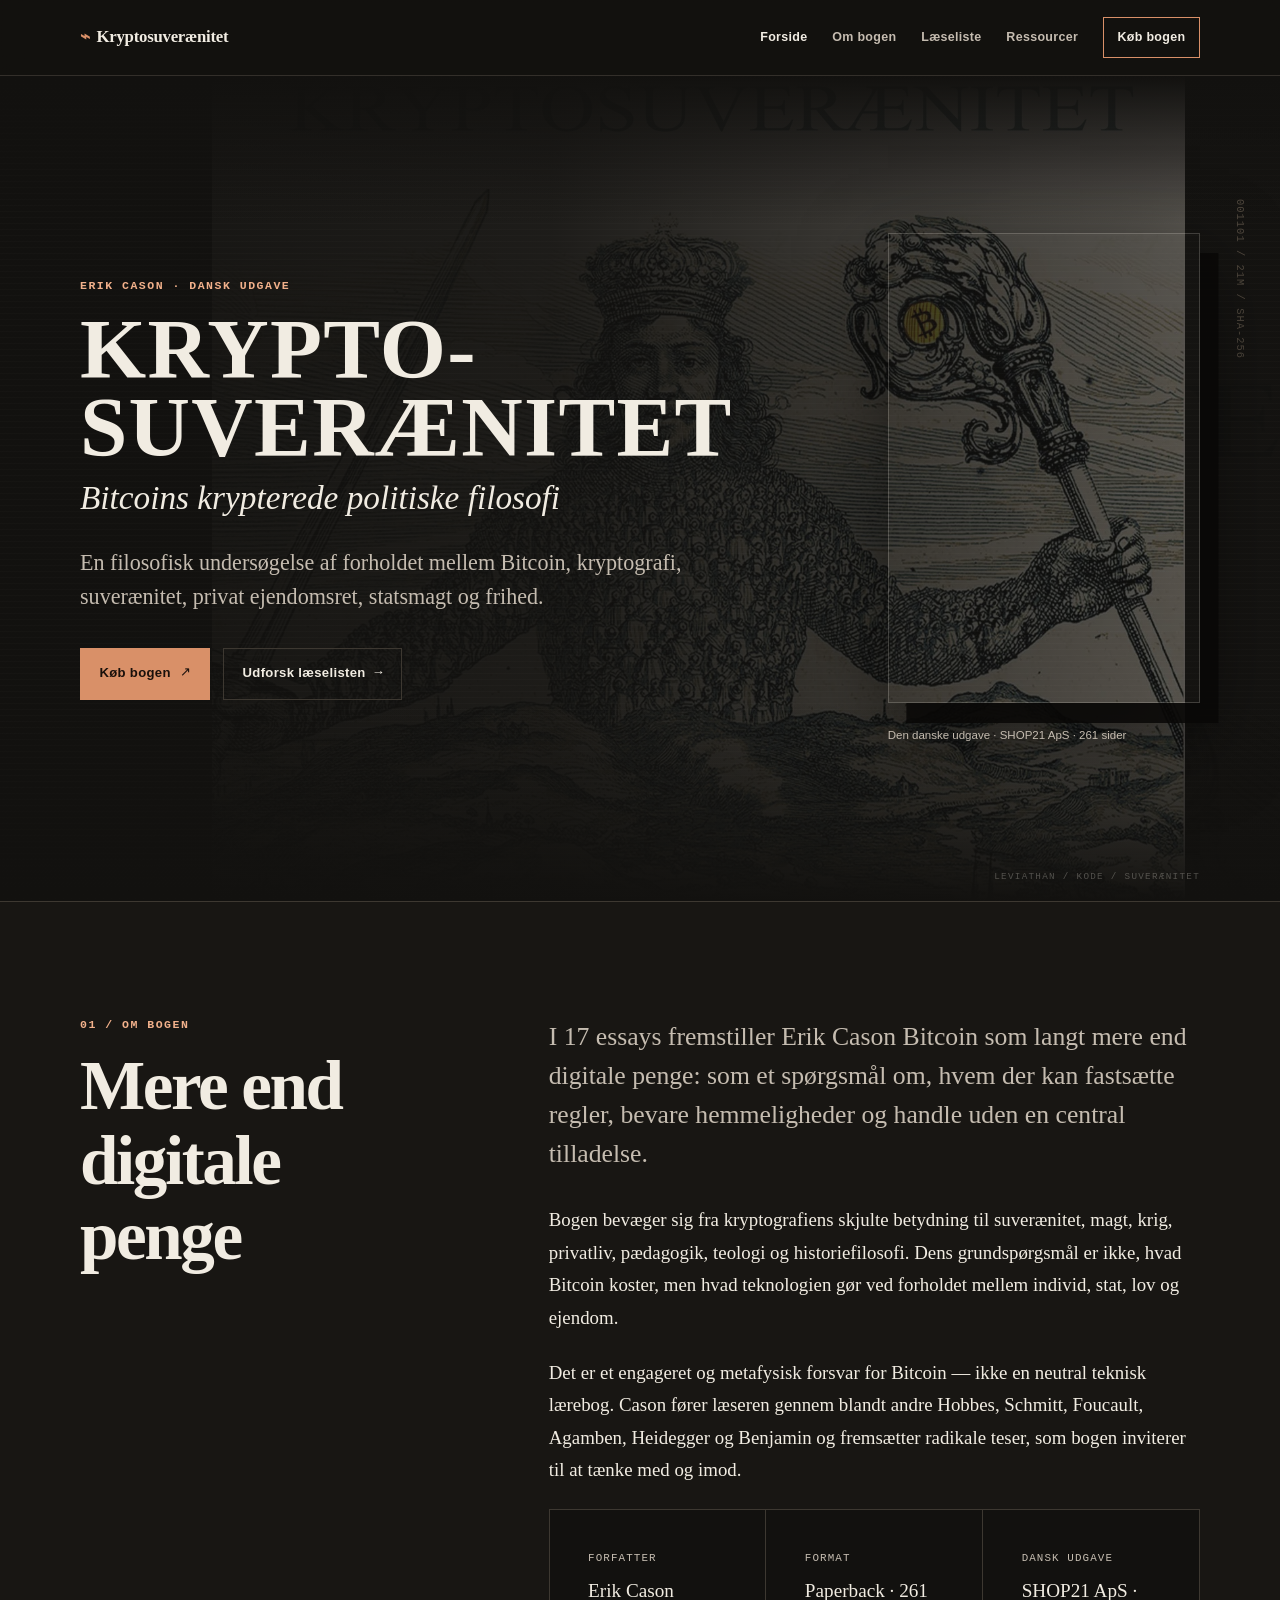
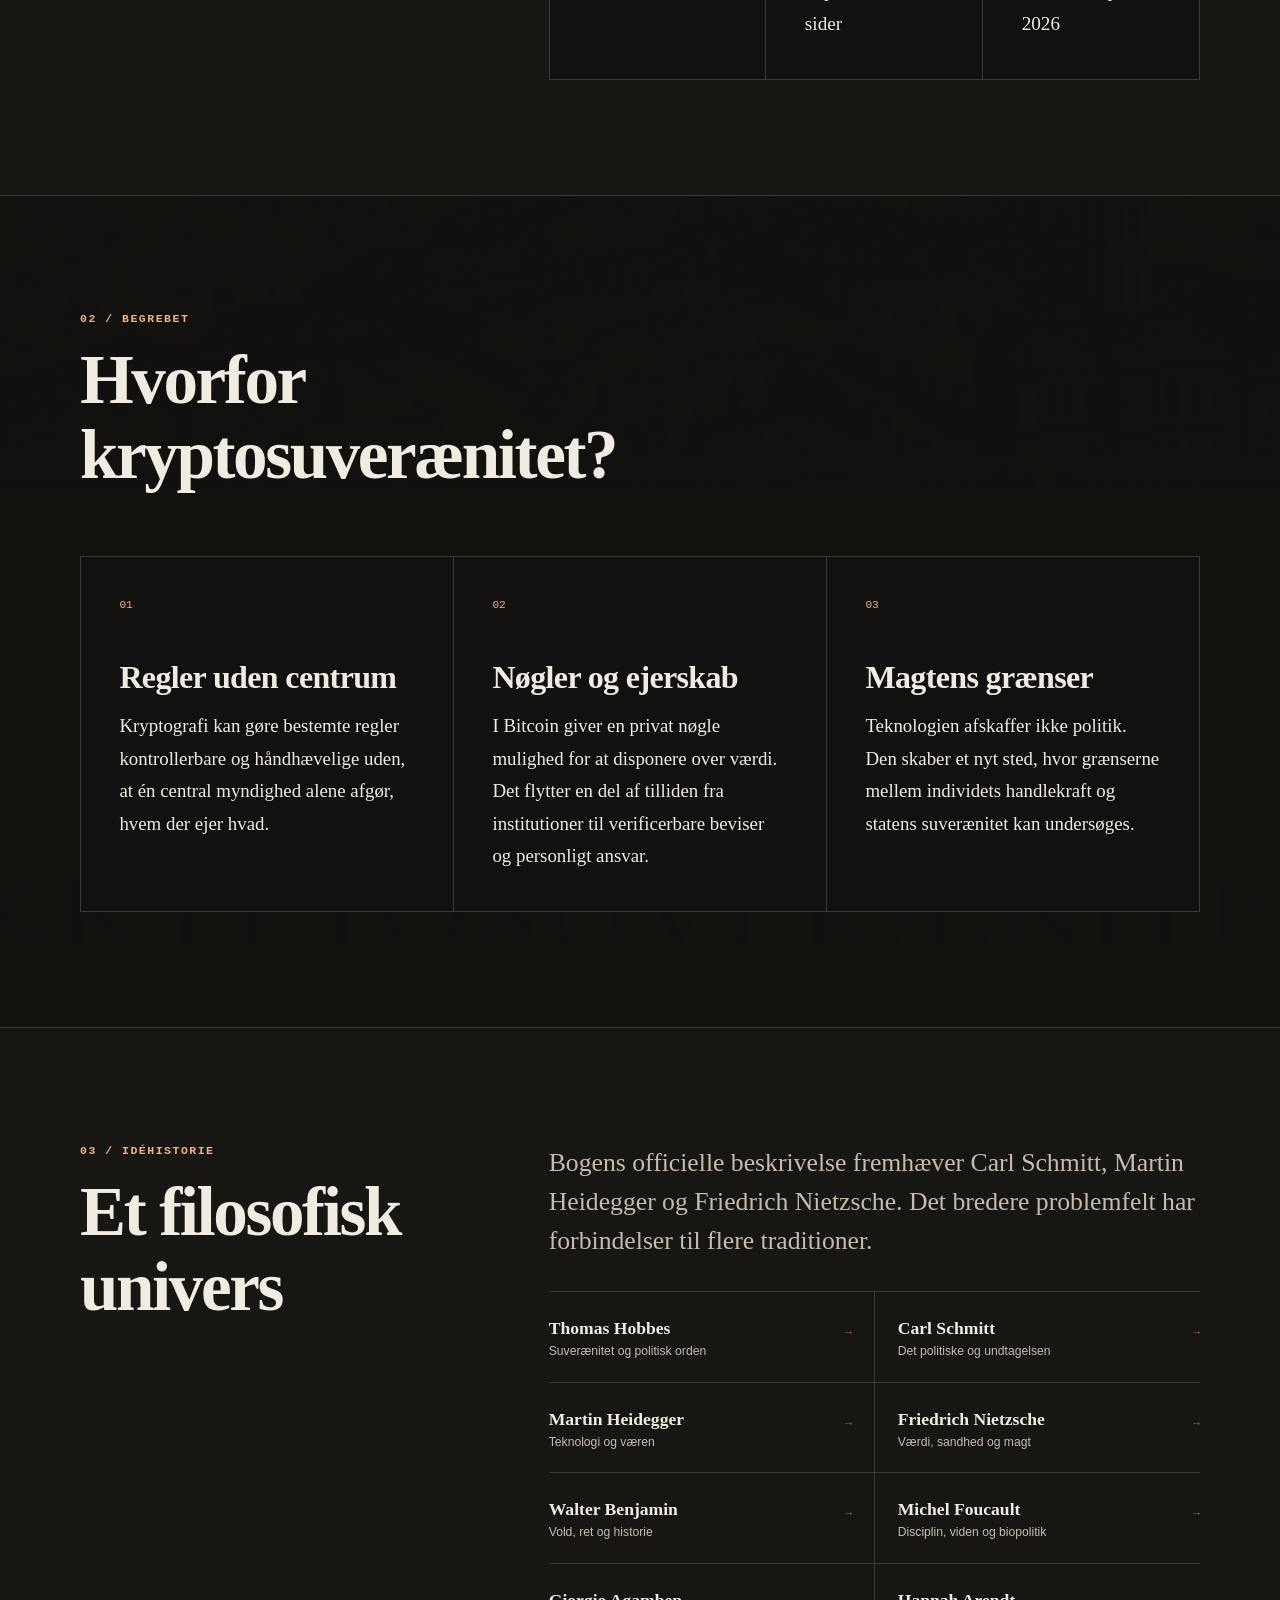
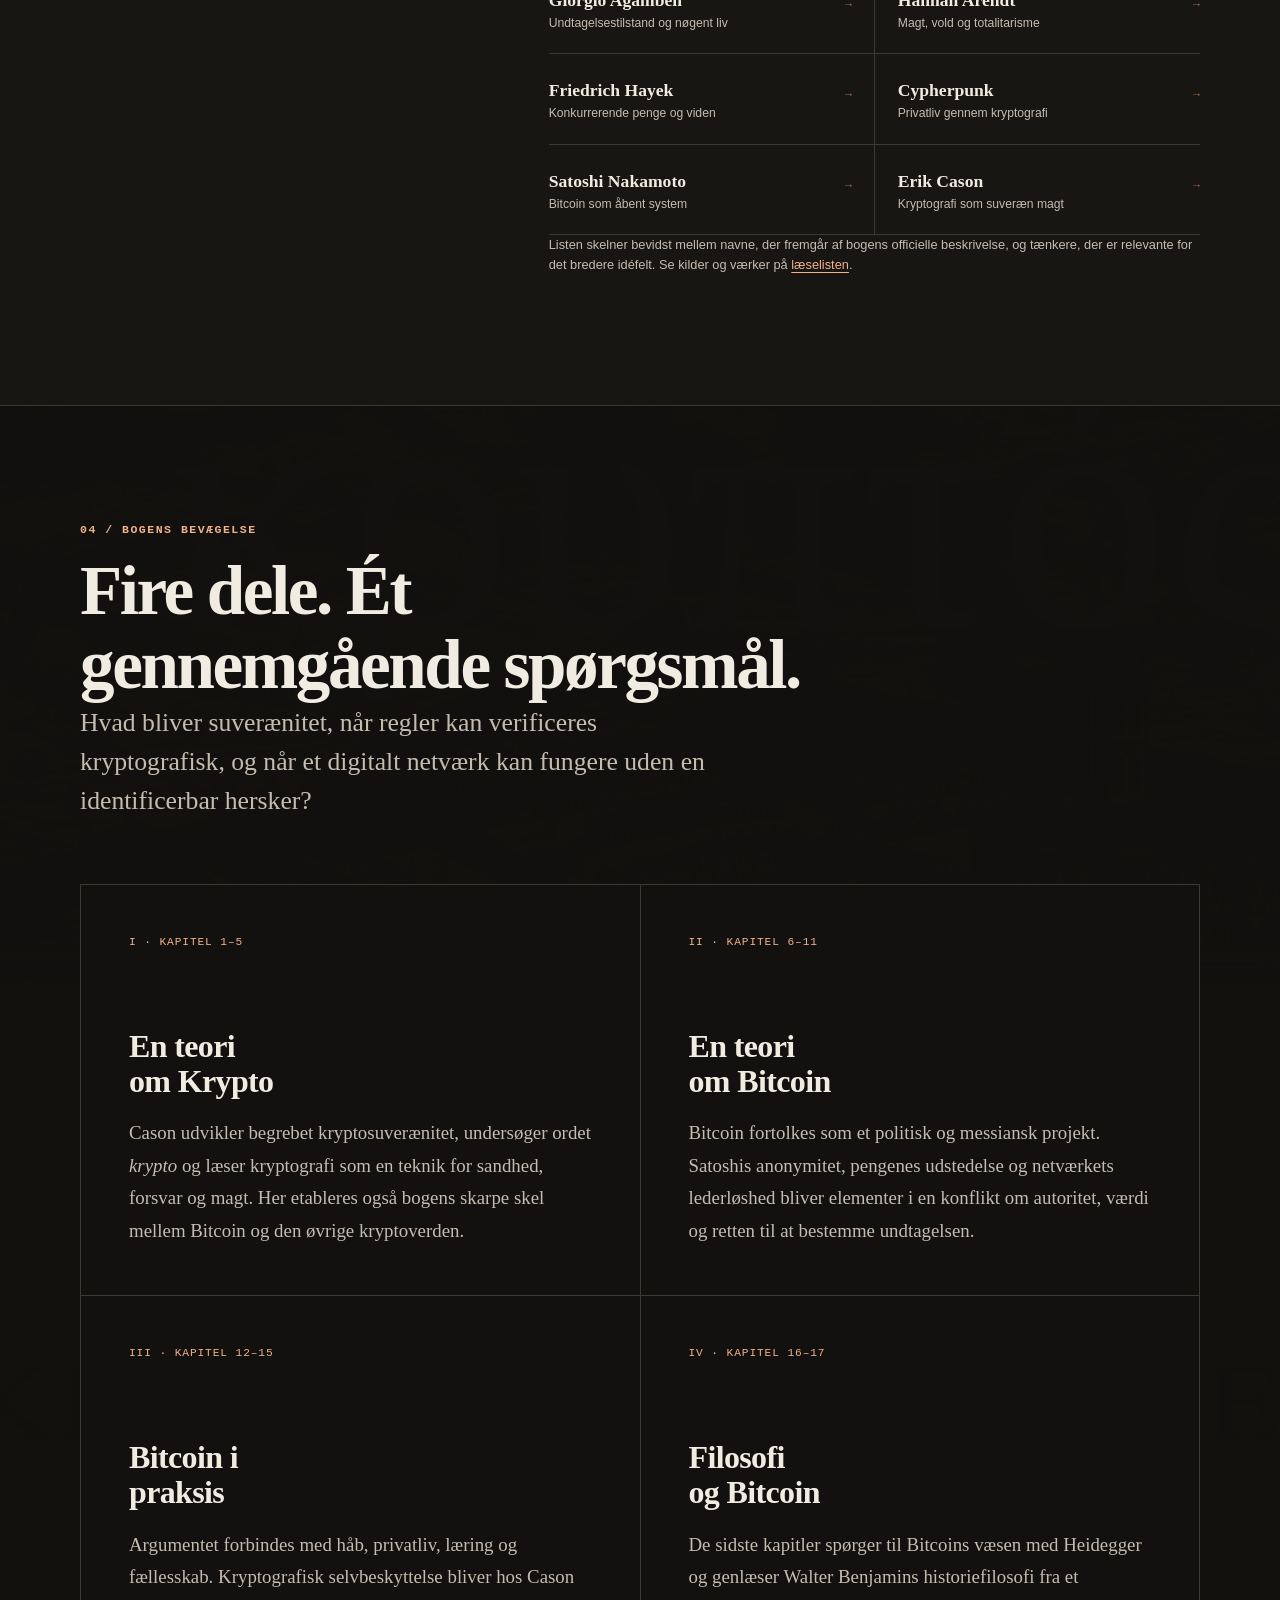
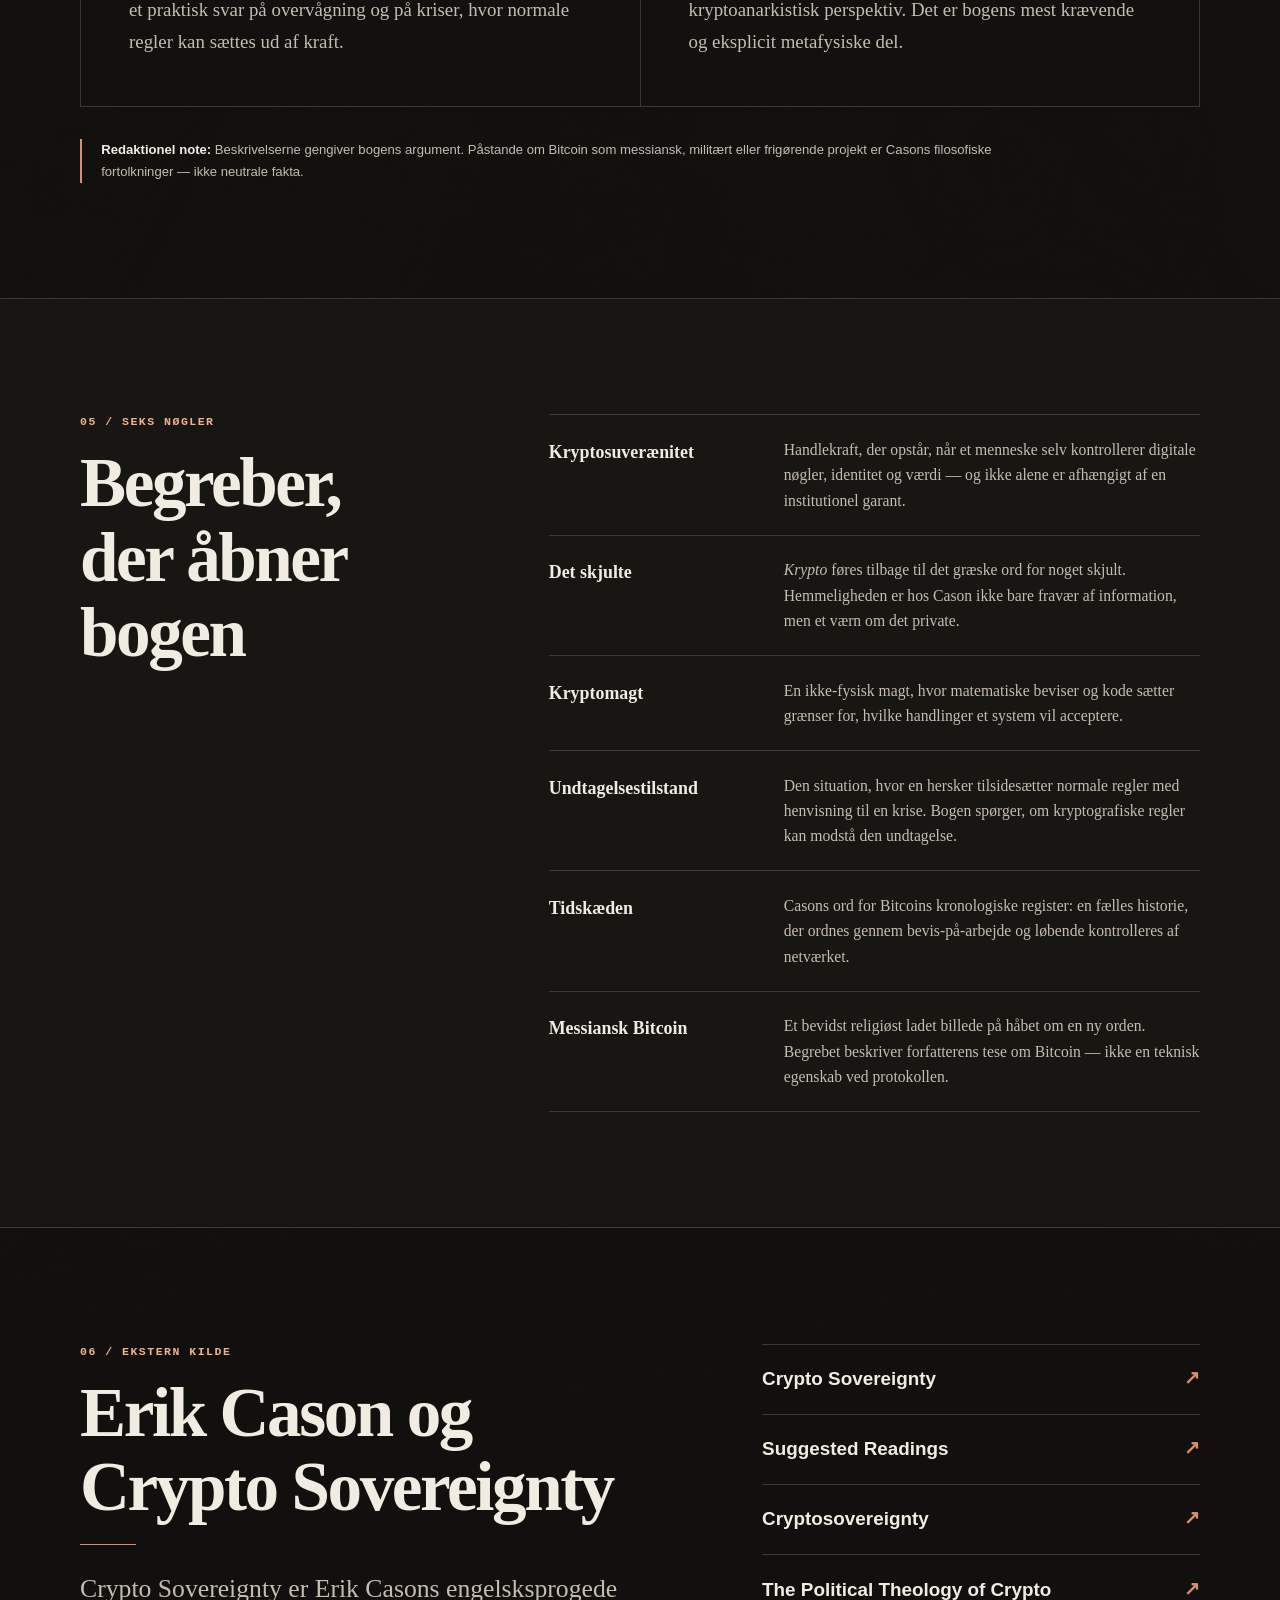
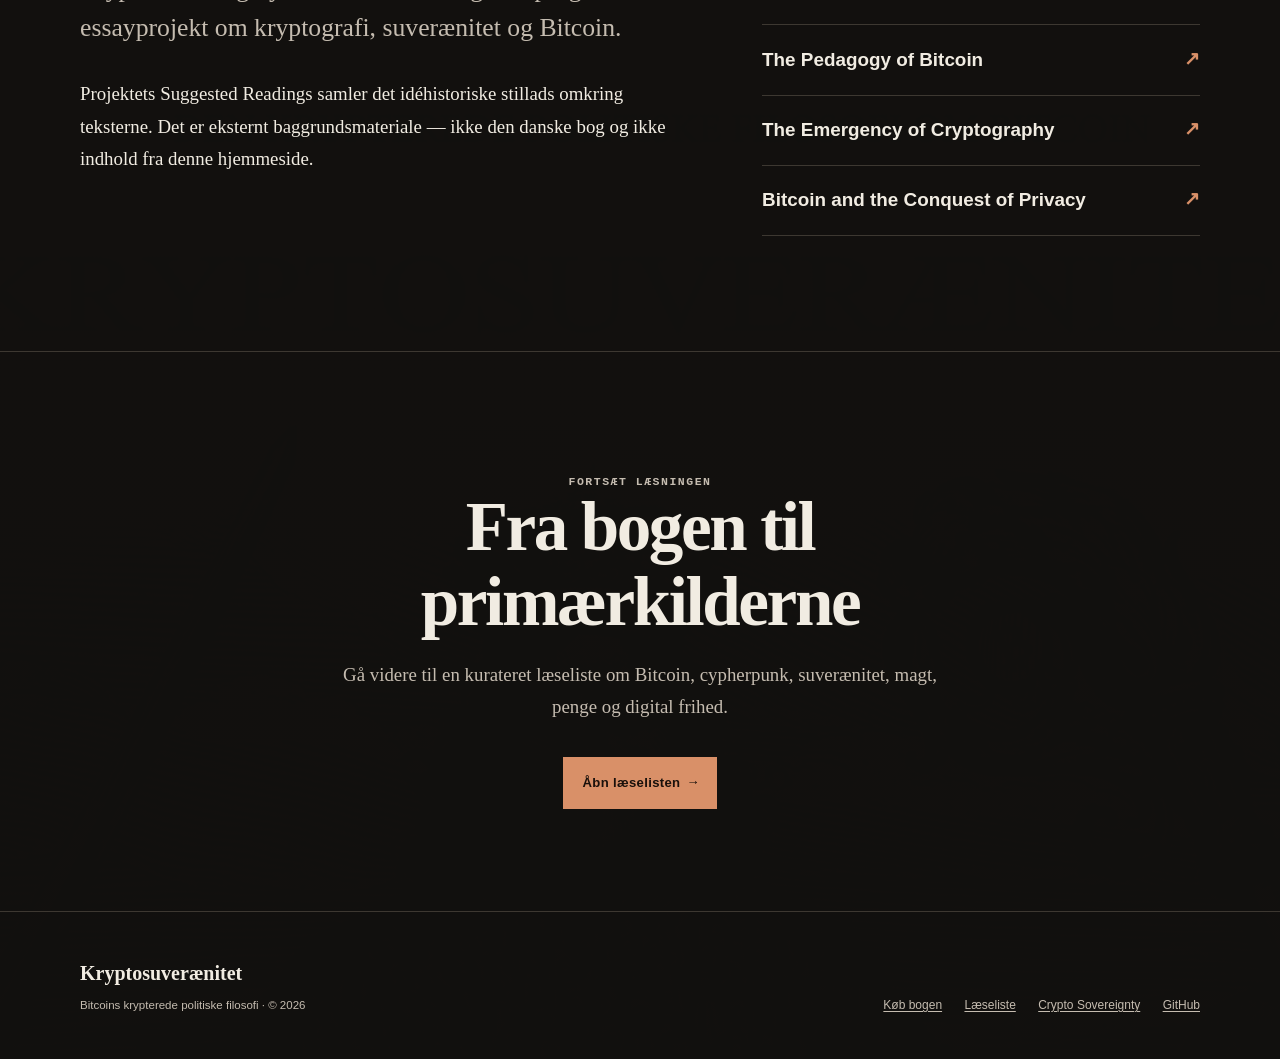
<file: index.html>
<!doctype html>
<html lang="da">
<head>
  <meta charset="utf-8">
  <meta name="viewport" content="width=device-width, initial-scale=1">
  <title>Kryptosuverænitet – Bitcoins krypterede politiske filosofi</title>
  <meta name="description" content="En dansk bog om Bitcoin, kryptografi, suverænitet, privatliv, ejendomsret, statsmagt og frihed som politisk filosofi.">
  <link rel="canonical" href="https://xn--suvern-tua.dk/">
  <meta property="og:locale" content="da_DK">
  <meta property="og:type" content="website">
  <meta property="og:site_name" content="Kryptosuverænitet">
  <meta property="og:title" content="Kryptosuverænitet – Bitcoins krypterede politiske filosofi">
  <meta property="og:description" content="En dansk bog om Bitcoin, kryptografi, suverænitet, privatliv, ejendomsret, statsmagt og frihed som politisk filosofi.">
  <meta property="og:url" content="https://xn--suvern-tua.dk/">
  <meta property="og:image" content="https://xn--suvern-tua.dk/assets/images/social-card.webp">
  <meta property="og:image:width" content="1200">
  <meta property="og:image:height" content="630">
  <meta property="og:image:alt" content="Kryptosuverænitet – Bitcoins krypterede politiske filosofi">
  <meta name="twitter:card" content="summary_large_image">
  <meta name="twitter:title" content="Kryptosuverænitet – Bitcoins krypterede politiske filosofi">
  <meta name="twitter:description" content="En dansk bog om Bitcoin, kryptografi, suverænitet, privatliv, ejendomsret, statsmagt og frihed som politisk filosofi.">
  <meta name="twitter:image" content="https://xn--suvern-tua.dk/assets/images/social-card.webp">
  <meta name="theme-color" content="#12110f">
  <link rel="stylesheet" href="/assets/css/main.css">
  <link rel="icon" href="/assets/images/favicon.svg" type="image/svg+xml">
  <script type="application/ld+json">
  {
    "@context": "https://schema.org",
    "@type": "Book",
    "name": "Kryptosuverænitet – Bitcoins krypterede politiske filosofi",
    "author": {"@type": "Person", "name": "Erik Cason"},
    "inLanguage": "da",
    "bookFormat": "https://schema.org/Paperback",
    "numberOfPages": 261,
    "isbn": "9788785340085",
    "publisher": {"@type": "Organization", "name": "SHOP21 ApS"},
    "datePublished": "2026-08-01",
    "url": "https://xn--suvern-tua.dk/",
    "sameAs": "https://shop21.dk/vare/kryptosuveraenitet-bitcoins-krypterede-politiske-filosofi/"
  }
  </script>
</head>
<body>
<a class="skip-link" href="#indhold">Gå til indhold</a>
<header class="site-header">
  <nav class="nav-shell" aria-label="Primær navigation">
    <div class="nav-bar">
    <a class="brand" href="/"><span class="brand-mark" aria-hidden="true">⌁</span>Kryptosuverænitet</a>
      <button class="nav-toggle" type="button" aria-expanded="false" aria-controls="primary-menu"><span class="nav-toggle-label">Menu</span><span class="nav-toggle-icon" aria-hidden="true"><span></span><span></span></span></button>
    </div>
    <ul class="nav-list" id="primary-menu">
      <li><a aria-current="page" href="/">Forside</a></li>
      <li><a href="/om-bogen/">Om bogen</a></li>
      <li><a href="/laeseliste/">Læseliste</a></li>
      <li><a href="/ressourcer/">Ressourcer</a></li>
      <li><a class="buy-link" href="https://shop21.dk/vare/kryptosuveraenitet-bitcoins-krypterede-politiske-filosofi/">Køb bogen</a></li>
    </ul>
  </nav>
</header>
<main id="indhold">
  <section class="hero section hero-leviathan">
    <div class="shell hero-grid">
      <div class="hero-copy">
        <p class="eyebrow">Erik Cason · Dansk udgave</p>
        <h1>KRYPTO&shy;SUVERÆNITET</h1>
        <p class="hero-subtitle">Bitcoins krypterede politiske filosofi</p>
        <p class="hero-description">En filosofisk undersøgelse af forholdet mellem Bitcoin, kryptografi, suverænitet, privat ejendomsret, statsmagt og frihed.</p>
        <div class="actions">
          <a class="button button-primary" href="https://shop21.dk/vare/kryptosuveraenitet-bitcoins-krypterede-politiske-filosofi/">Køb bogen <span class="button-arrow" aria-hidden="true">↗</span></a>
          <a class="button button-secondary" href="/laeseliste/">Udforsk læselisten <span class="button-arrow" aria-hidden="true">→</span></a>
        </div>
      </div>
      <figure class="book-figure">
        <picture>
          <source media="(max-width: 700px)" srcset="/assets/images/book-cover-640.webp">
          <img class="book-cover" src="/assets/images/book-cover.webp" width="900" height="1359" alt="Forsiden af bogen Kryptosuverænitet med en bearbejdet Leviathan-illustration" fetchpriority="high" decoding="async">
        </picture>
        <figcaption>Den danske udgave · SHOP21 ApS · 261 sider</figcaption>
      </figure>
    </div>
  </section>

  <section id="om-bogen" class="section section-soft">
    <div class="shell split">
      <header>
        <p class="eyebrow">01 / Om bogen</p>
        <h2>Mere end digitale penge</h2>
      </header>
      <div class="prose">
        <p class="lede">I 17 essays fremstiller Erik Cason Bitcoin som langt mere end digitale penge: som et spørgsmål om, hvem der kan fastsætte regler, bevare hemmeligheder og handle uden en central tilladelse.</p>
        <p>Bogen bevæger sig fra kryptografiens skjulte betydning til suverænitet, magt, krig, privatliv, pædagogik, teologi og historiefilosofi. Dens grundspørgsmål er ikke, hvad Bitcoin koster, men hvad teknologien gør ved forholdet mellem individ, stat, lov og ejendom.</p>
        <p>Det er et engageret og metafysisk forsvar for Bitcoin — ikke en neutral teknisk lærebog. Cason fører læseren gennem blandt andre Hobbes, Schmitt, Foucault, Agamben, Heidegger og Benjamin og fremsætter radikale teser, som bogen inviterer til at tænke med og imod.</p>
        <div class="fact-grid" aria-label="Bogoplysninger">
          <div class="fact"><span class="fact-label">Forfatter</span><span class="fact-value">Erik Cason</span></div>
          <div class="fact"><span class="fact-label">Format</span><span class="fact-value">Paperback · 261 sider</span></div>
          <div class="fact"><span class="fact-label">Dansk udgave</span><span class="fact-value">SHOP21 ApS · 2026</span></div>
        </div>
      </div>
    </div>
  </section>

  <section class="section">
    <div class="shell">
      <header class="section-head">
        <p class="eyebrow">02 / Begrebet</p>
        <h2>Hvorfor kryptosuverænitet?</h2>
      </header>
      <div class="card-grid">
        <article class="card"><span class="card-number">01</span><h3>Regler uden centrum</h3><p>Kryptografi kan gøre bestemte regler kontrollerbare og håndhævelige uden, at én central myndighed alene afgør, hvem der ejer hvad.</p></article>
        <article class="card"><span class="card-number">02</span><h3>Nøgler og ejerskab</h3><p>I Bitcoin giver en privat nøgle mulighed for at disponere over værdi. Det flytter en del af tilliden fra institutioner til verificerbare beviser og personligt ansvar.</p></article>
        <article class="card"><span class="card-number">03</span><h3>Magtens grænser</h3><p>Teknologien afskaffer ikke politik. Den skaber et nyt sted, hvor grænserne mellem individets handlekraft og statens suverænitet kan undersøges.</p></article>
      </div>
    </div>
  </section>

  <section class="section section-soft">
    <div class="shell split">
      <header>
        <p class="eyebrow">03 / Idéhistorie</p>
        <h2>Et filosofisk univers</h2>
      </header>
      <div>
        <p class="lede">Bogens officielle beskrivelse fremhæver Carl Schmitt, Martin Heidegger og Friedrich Nietzsche. Det bredere problemfelt har forbindelser til flere traditioner.</p>
        <ul class="name-list">
          <li><a href="/laeseliste/#thomas-hobbes"><strong>Thomas Hobbes</strong><span>Suverænitet og politisk orden</span></a></li>
          <li><a href="/laeseliste/#carl-schmitt"><strong>Carl Schmitt</strong><span>Det politiske og undtagelsen</span></a></li>
          <li><a href="/laeseliste/#martin-heidegger"><strong>Martin Heidegger</strong><span>Teknologi og væren</span></a></li>
          <li><a href="/laeseliste/#friedrich-nietzsche"><strong>Friedrich Nietzsche</strong><span>Værdi, sandhed og magt</span></a></li>
          <li><a href="/laeseliste/#walter-benjamin"><strong>Walter Benjamin</strong><span>Vold, ret og historie</span></a></li>
          <li><a href="/laeseliste/#michel-foucault"><strong>Michel Foucault</strong><span>Disciplin, viden og biopolitik</span></a></li>
          <li><a href="/laeseliste/#giorgio-agamben"><strong>Giorgio Agamben</strong><span>Undtagelsestilstand og nøgent liv</span></a></li>
          <li><a href="/laeseliste/#hannah-arendt"><strong>Hannah Arendt</strong><span>Magt, vold og totalitarisme</span></a></li>
          <li><a href="/laeseliste/#friedrich-hayek"><strong>Friedrich Hayek</strong><span>Konkurrerende penge og viden</span></a></li>
          <li><a href="/laeseliste/#kryptografi"><strong>Cypherpunk</strong><span>Privatliv gennem kryptografi</span></a></li>
          <li><a href="/laeseliste/#satoshi-nakamoto"><strong>Satoshi Nakamoto</strong><span>Bitcoin som åbent system</span></a></li>
          <li><a href="/laeseliste/#erik-cason"><strong>Erik Cason</strong><span>Kryptografi som suveræn magt</span></a></li>
        </ul>
        <p class="small-note">Listen skelner bevidst mellem navne, der fremgår af bogens officielle beskrivelse, og tænkere, der er relevante for det bredere idéfelt. Se kilder og værker på <a href="/laeseliste/">læselisten</a>.</p>
      </div>
    </div>
  </section>

  <section id="bogens-bevaegelse" class="section book-map">
    <div class="shell">
      <header class="section-head">
        <p class="eyebrow">04 / Bogens bevægelse</p>
        <h2>Fire dele. Ét gennemgående spørgsmål.</h2>
        <p class="lede">Hvad bliver suverænitet, når regler kan verificeres kryptografisk, og når et digitalt netværk kan fungere uden en identificerbar hersker?</p>
      </header>
      <div class="part-grid">
        <article class="part-card"><span class="part-index">I · Kapitel 1–5</span><h3>En teori om Krypto</h3><p>Cason udvikler begrebet kryptosuverænitet, undersøger ordet <em>krypto</em> og læser kryptografi som en teknik for sandhed, forsvar og magt. Her etableres også bogens skarpe skel mellem Bitcoin og den øvrige kryptoverden.</p></article>
        <article class="part-card"><span class="part-index">II · Kapitel 6–11</span><h3>En teori om Bitcoin</h3><p>Bitcoin fortolkes som et politisk og messiansk projekt. Satoshis anonymitet, pengenes udstedelse og netværkets lederløshed bliver elementer i en konflikt om autoritet, værdi og retten til at bestemme undtagelsen.</p></article>
        <article class="part-card"><span class="part-index">III · Kapitel 12–15</span><h3>Bitcoin i praksis</h3><p>Argumentet forbindes med håb, privatliv, læring og fællesskab. Kryptografisk selvbeskyttelse bliver hos Cason et praktisk svar på overvågning og på kriser, hvor normale regler kan sættes ud af kraft.</p></article>
        <article class="part-card"><span class="part-index">IV · Kapitel 16–17</span><h3>Filosofi og Bitcoin</h3><p>De sidste kapitler spørger til Bitcoins væsen med Heidegger og genlæser Walter Benjamins historiefilosofi fra et kryptoanarkistisk perspektiv. Det er bogens mest krævende og eksplicit metafysiske del.</p></article>
      </div>
      <p class="editorial-note"><strong>Redaktionel note:</strong> Beskrivelserne gengiver bogens argument. Påstande om Bitcoin som messiansk, militært eller frigørende projekt er Casons filosofiske fortolkninger — ikke neutrale fakta.</p>
    </div>
  </section>

  <section class="section section-soft concepts-section">
    <div class="shell split">
      <header><p class="eyebrow">05 / Seks nøgler</p><h2>Begreber, der åbner bogen</h2></header>
      <dl class="concept-list">
        <div><dt>Kryptosuverænitet</dt><dd>Handlekraft, der opstår, når et menneske selv kontrollerer digitale nøgler, identitet og værdi — og ikke alene er afhængigt af en institutionel garant.</dd></div>
        <div><dt>Det skjulte</dt><dd><em>Krypto</em> føres tilbage til det græske ord for noget skjult. Hemmeligheden er hos Cason ikke bare fravær af information, men et værn om det private.</dd></div>
        <div><dt>Kryptomagt</dt><dd>En ikke-fysisk magt, hvor matematiske beviser og kode sætter grænser for, hvilke handlinger et system vil acceptere.</dd></div>
        <div><dt>Undtagelsestilstand</dt><dd>Den situation, hvor en hersker tilsidesætter normale regler med henvisning til en krise. Bogen spørger, om kryptografiske regler kan modstå den undtagelse.</dd></div>
        <div><dt>Tidskæden</dt><dd>Casons ord for Bitcoins kronologiske register: en fælles historie, der ordnes gennem bevis-på-arbejde og løbende kontrolleres af netværket.</dd></div>
        <div><dt>Messiansk Bitcoin</dt><dd>Et bevidst religiøst ladet billede på håbet om en ny orden. Begrebet beskriver forfatterens tese om Bitcoin — ikke en teknisk egenskab ved protokollen.</dd></div>
      </dl>
    </div>
  </section>

  <section class="section">
    <div class="shell external-panel">
      <div>
        <p class="eyebrow">06 / Ekstern kilde</p>
        <h2>Erik Cason og Crypto Sovereignty</h2>
        <hr class="kicker-line">
        <p class="lede">Crypto Sovereignty er Erik Casons engelsksprogede essayprojekt om kryptografi, suverænitet og Bitcoin.</p>
        <p>Projektets Suggested Readings samler det idéhistoriske stillads omkring teksterne. Det er eksternt baggrundsmateriale — ikke den danske bog og ikke indhold fra denne hjemmeside.</p>
      </div>
      <ul class="resource-links">
        <li><a href="https://cryptosovereignty.org/">Crypto Sovereignty <span class="external-mark" aria-hidden="true">↗</span></a></li>
        <li><a href="https://cryptosovereignty.org/suggested-readings/">Suggested Readings <span class="external-mark" aria-hidden="true">↗</span></a></li>
        <li><a href="https://cryptosovereignty.org/cryptosovereignty/">Cryptosovereignty <span class="external-mark" aria-hidden="true">↗</span></a></li>
        <li><a href="https://cryptosovereignty.org/the-political-theology-of-crypto/">The Political Theology of Crypto <span class="external-mark" aria-hidden="true">↗</span></a></li>
        <li><a href="https://cryptosovereignty.org/pedagogy-bitcoin/">The Pedagogy of Bitcoin <span class="external-mark" aria-hidden="true">↗</span></a></li>
        <li><a href="https://cryptosovereignty.org/emergency-of-cryptography/">The Emergency of Cryptography <span class="external-mark" aria-hidden="true">↗</span></a></li>
        <li><a href="https://www.citadel21.com/bitcoin-and-the-conquest-of-privacy">Bitcoin and the Conquest of Privacy <span class="external-mark" aria-hidden="true">↗</span></a></li>
      </ul>
    </div>
  </section>

  <section class="cta-band">
    <div class="shell">
      <p class="eyebrow">Fortsæt læsningen</p>
      <h2>Fra bogen til primærkilderne</h2>
      <p>Gå videre til en kurateret læseliste om Bitcoin, cypherpunk, suverænitet, magt, penge og digital frihed.</p>
      <div class="actions"><a class="button button-primary" href="/laeseliste/">Åbn læselisten <span class="button-arrow" aria-hidden="true">→</span></a></div>
    </div>
  </section>
</main>
<footer class="site-footer">
  <div class="shell footer-grid">
    <div><p class="footer-title">Kryptosuverænitet</p><p class="footer-note">Bitcoins krypterede politiske filosofi · © 2026</p></div>
    <ul class="footer-links">
      <li><a href="https://shop21.dk/vare/kryptosuveraenitet-bitcoins-krypterede-politiske-filosofi/">Køb bogen</a></li>
      <li><a href="/laeseliste/">Læseliste</a></li>
      <li><a href="https://cryptosovereignty.org/">Crypto Sovereignty</a></li><li><a href="https://github.com/suveraenmand-design/suveraen.dk">GitHub</a></li>

    </ul>
  </div>
</footer>
<script>
  document.documentElement.classList.add('js');
  const toggle = document.querySelector('.nav-toggle');
  const menu = document.getElementById('primary-menu');
  if (toggle && menu) {
    toggle.addEventListener('click', () => {
      const open = toggle.getAttribute('aria-expanded') === 'true';
      toggle.setAttribute('aria-expanded', String(!open));
      menu.classList.toggle('is-open', !open);
    });
    menu.addEventListener('click', event => {
      if (event.target.closest('a')) {
        toggle.setAttribute('aria-expanded', 'false');
        menu.classList.remove('is-open');
      }
    });
  }
</script>
</body>
</html>
</file>
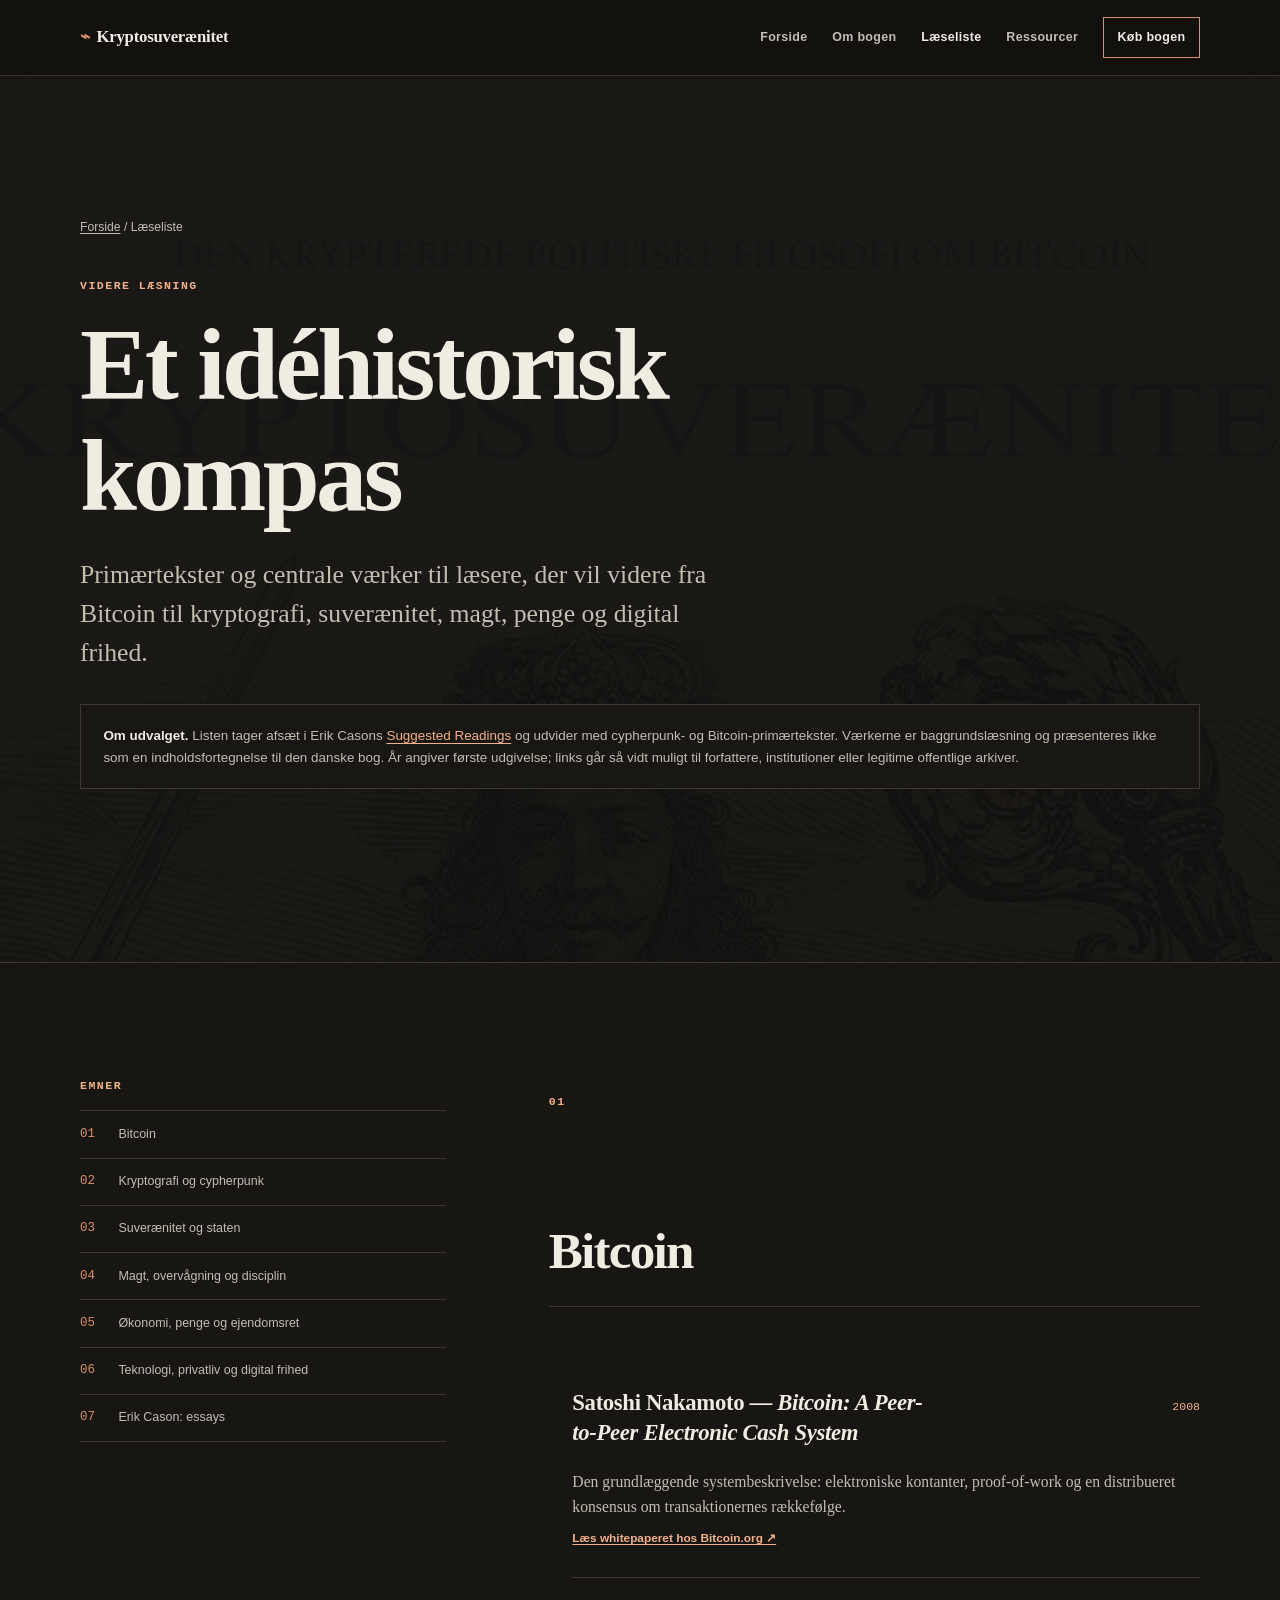
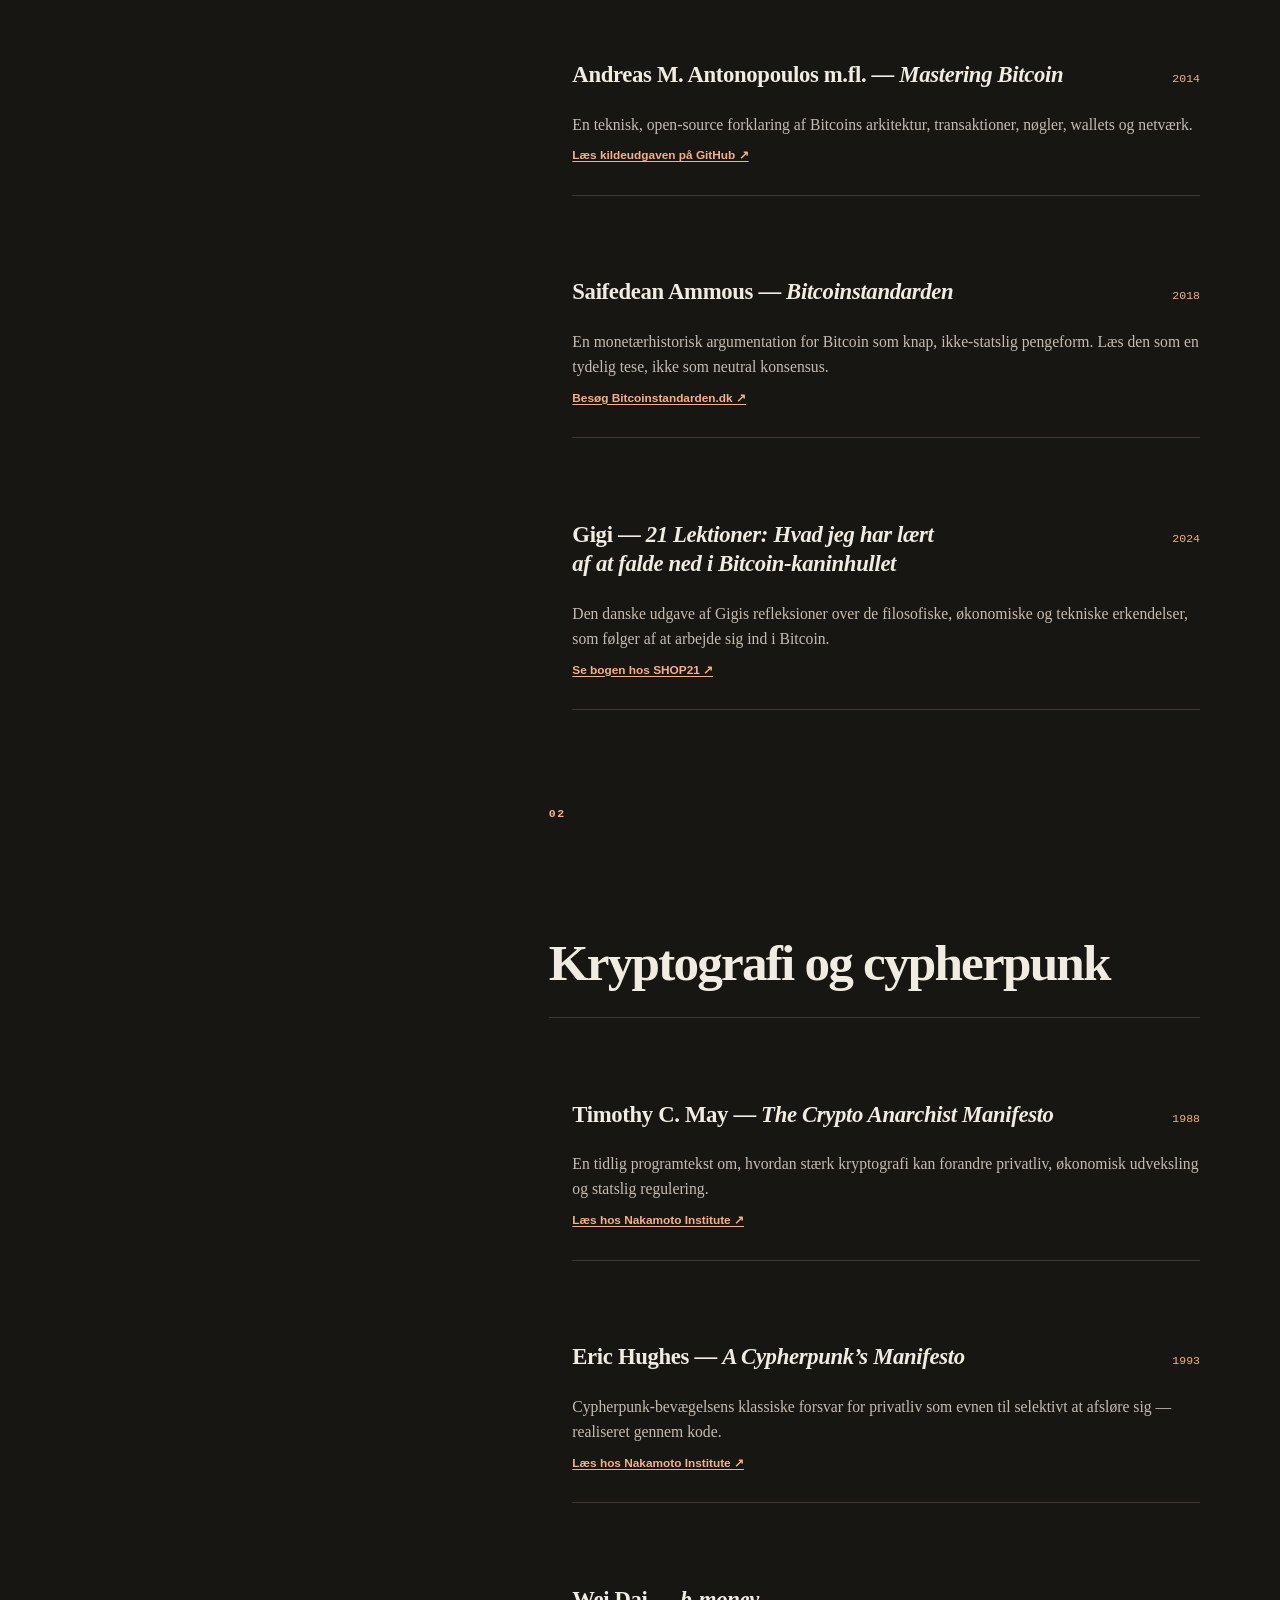
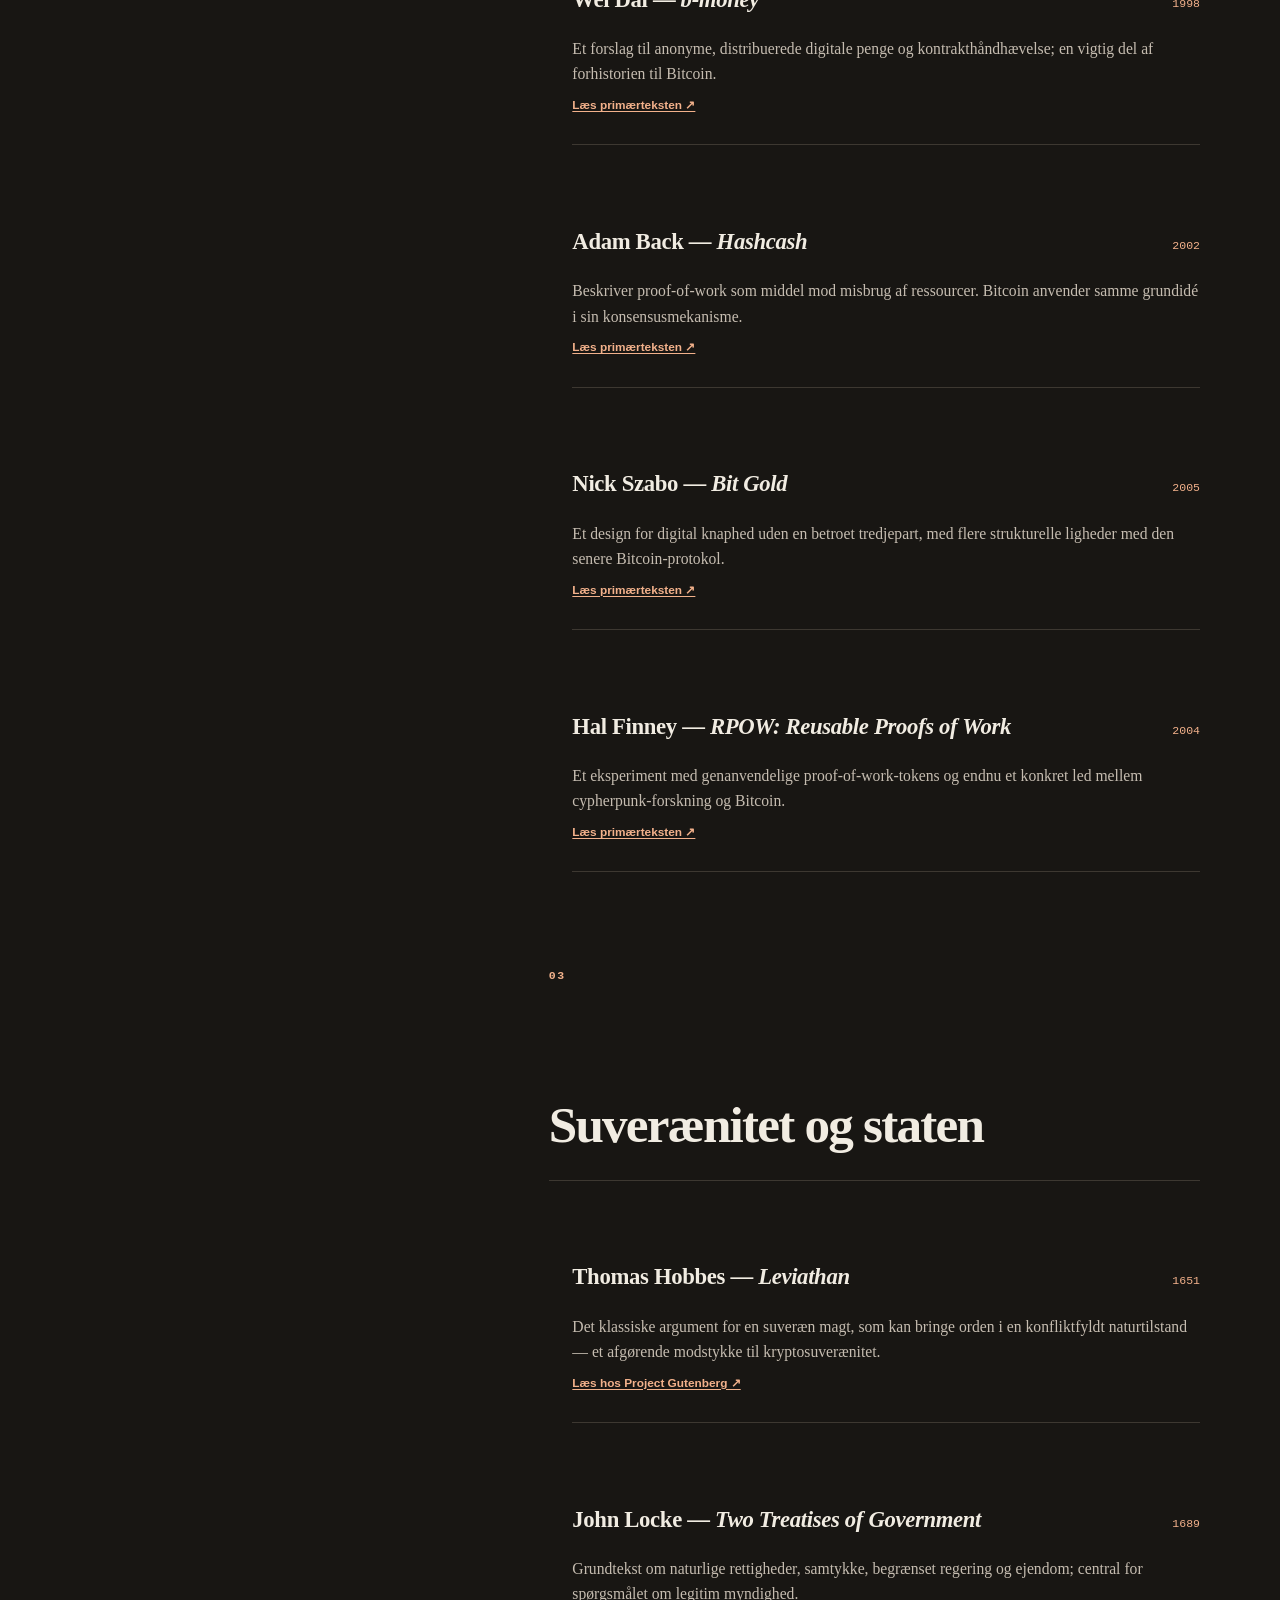
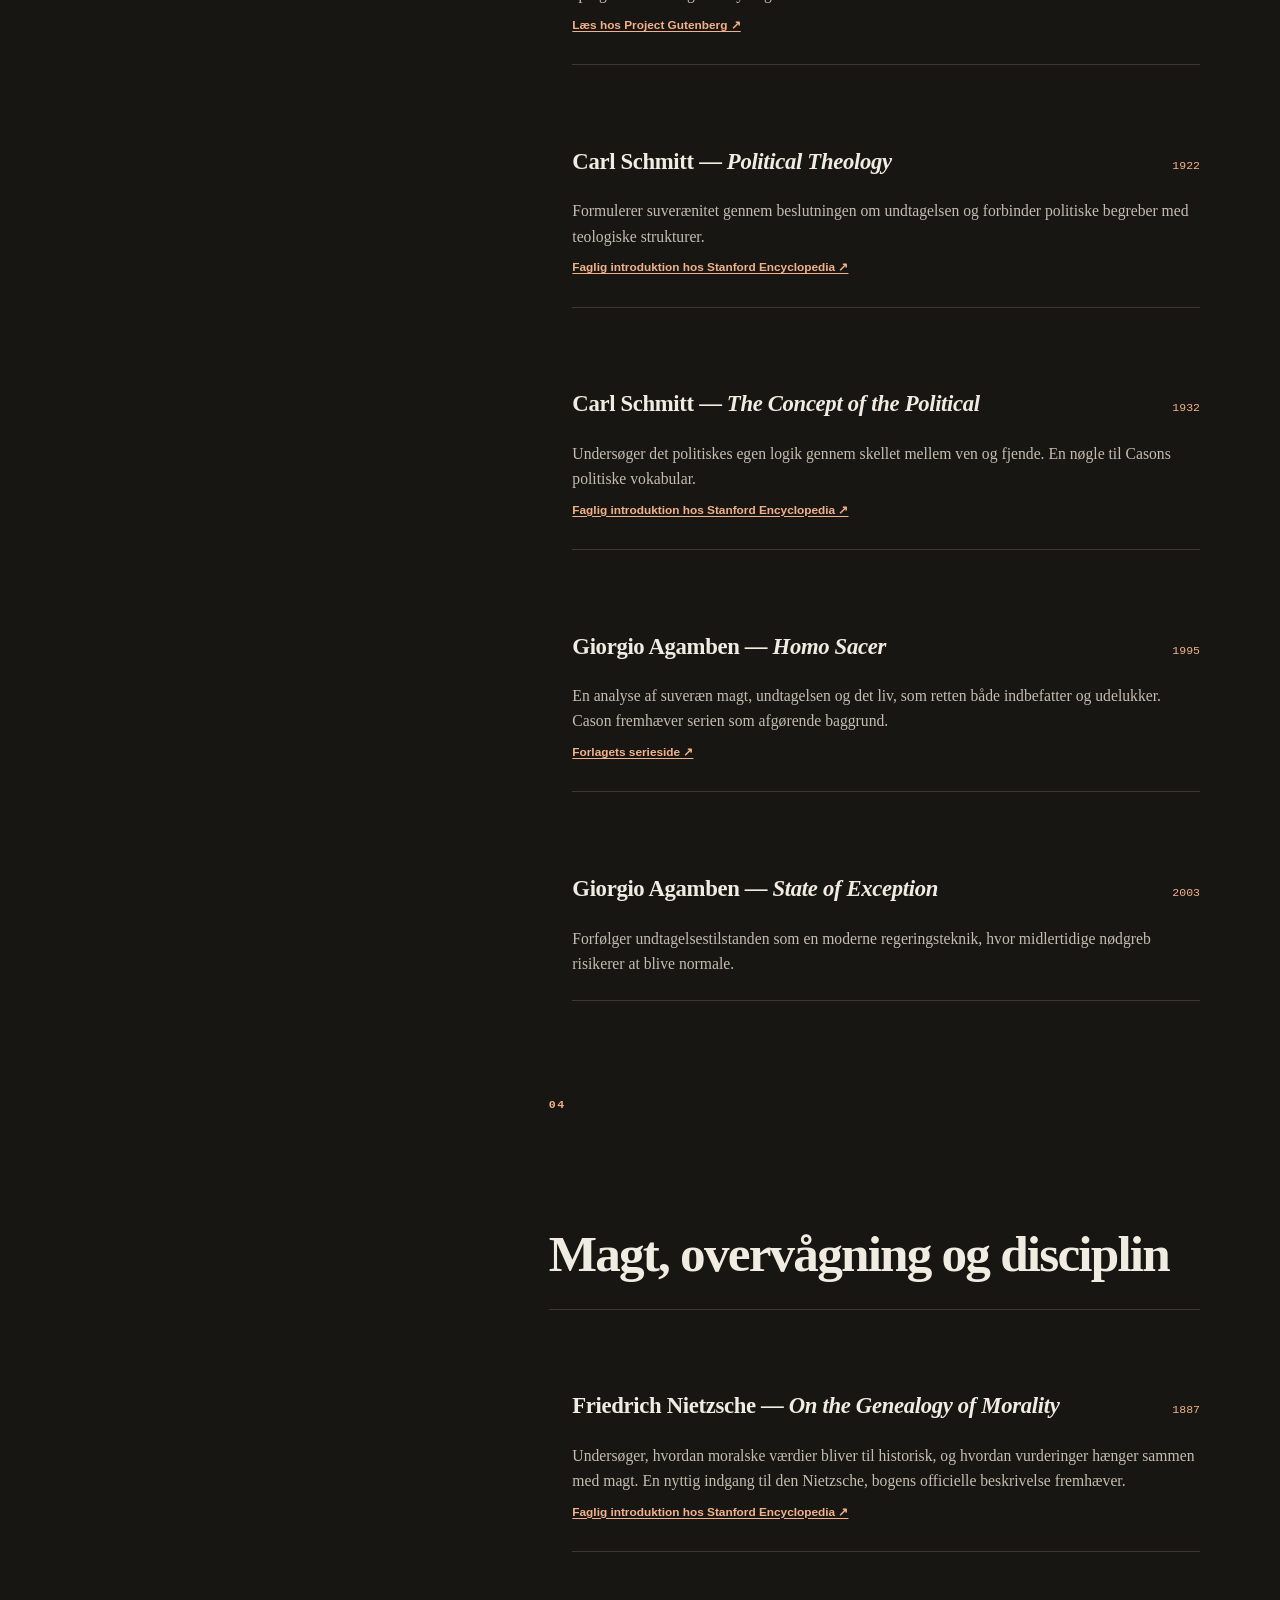
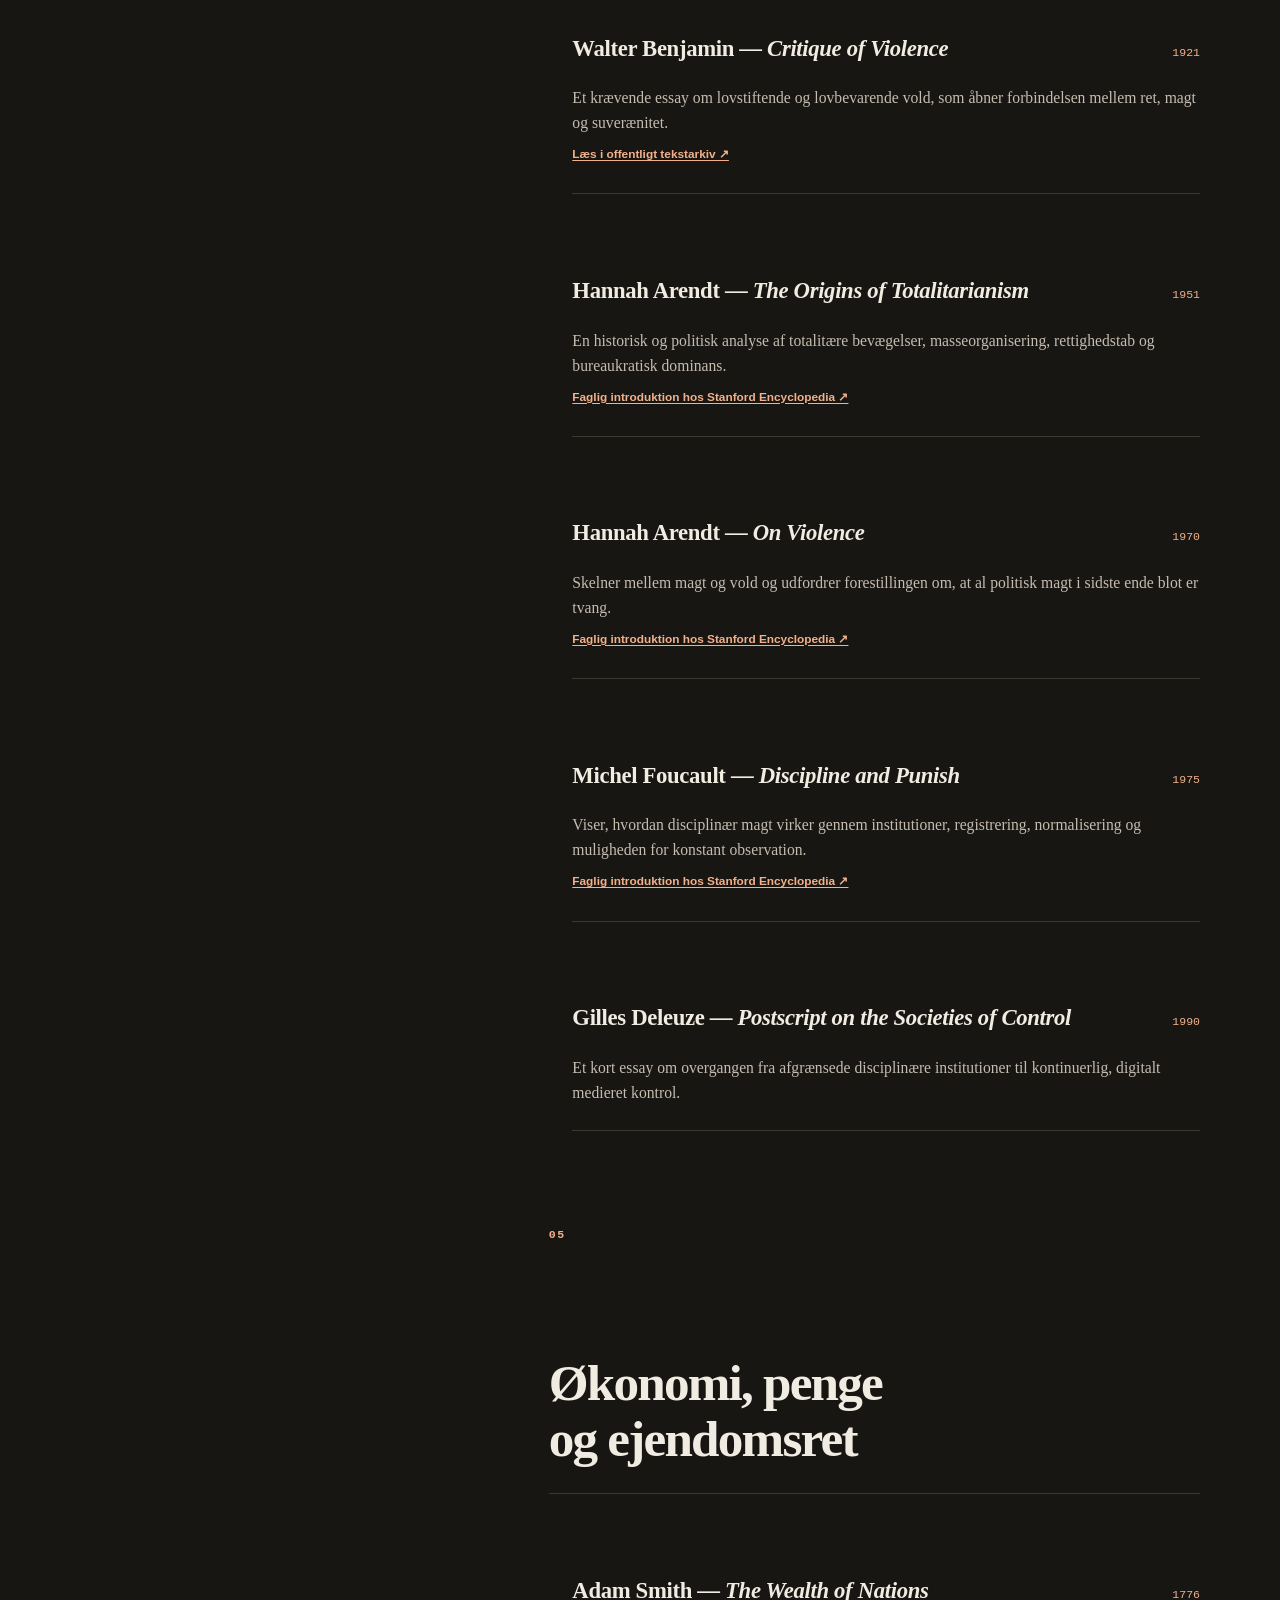
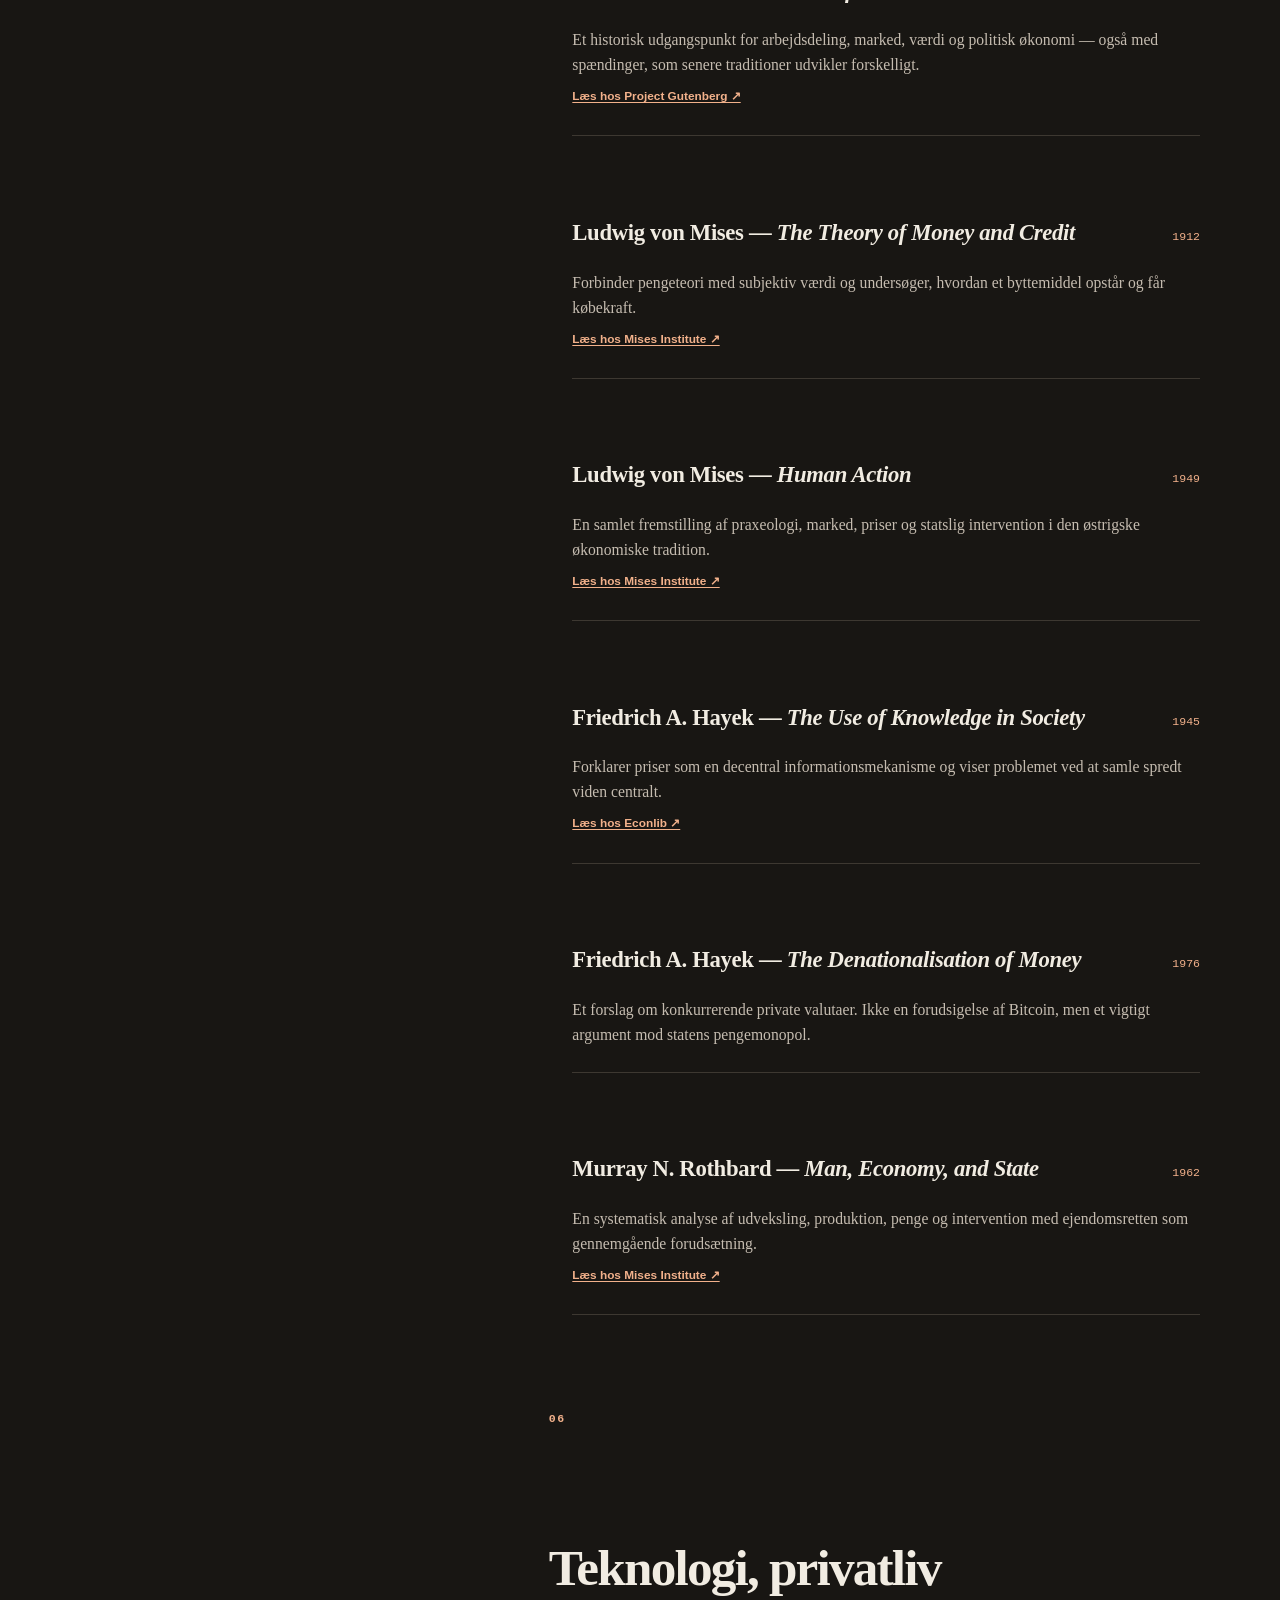
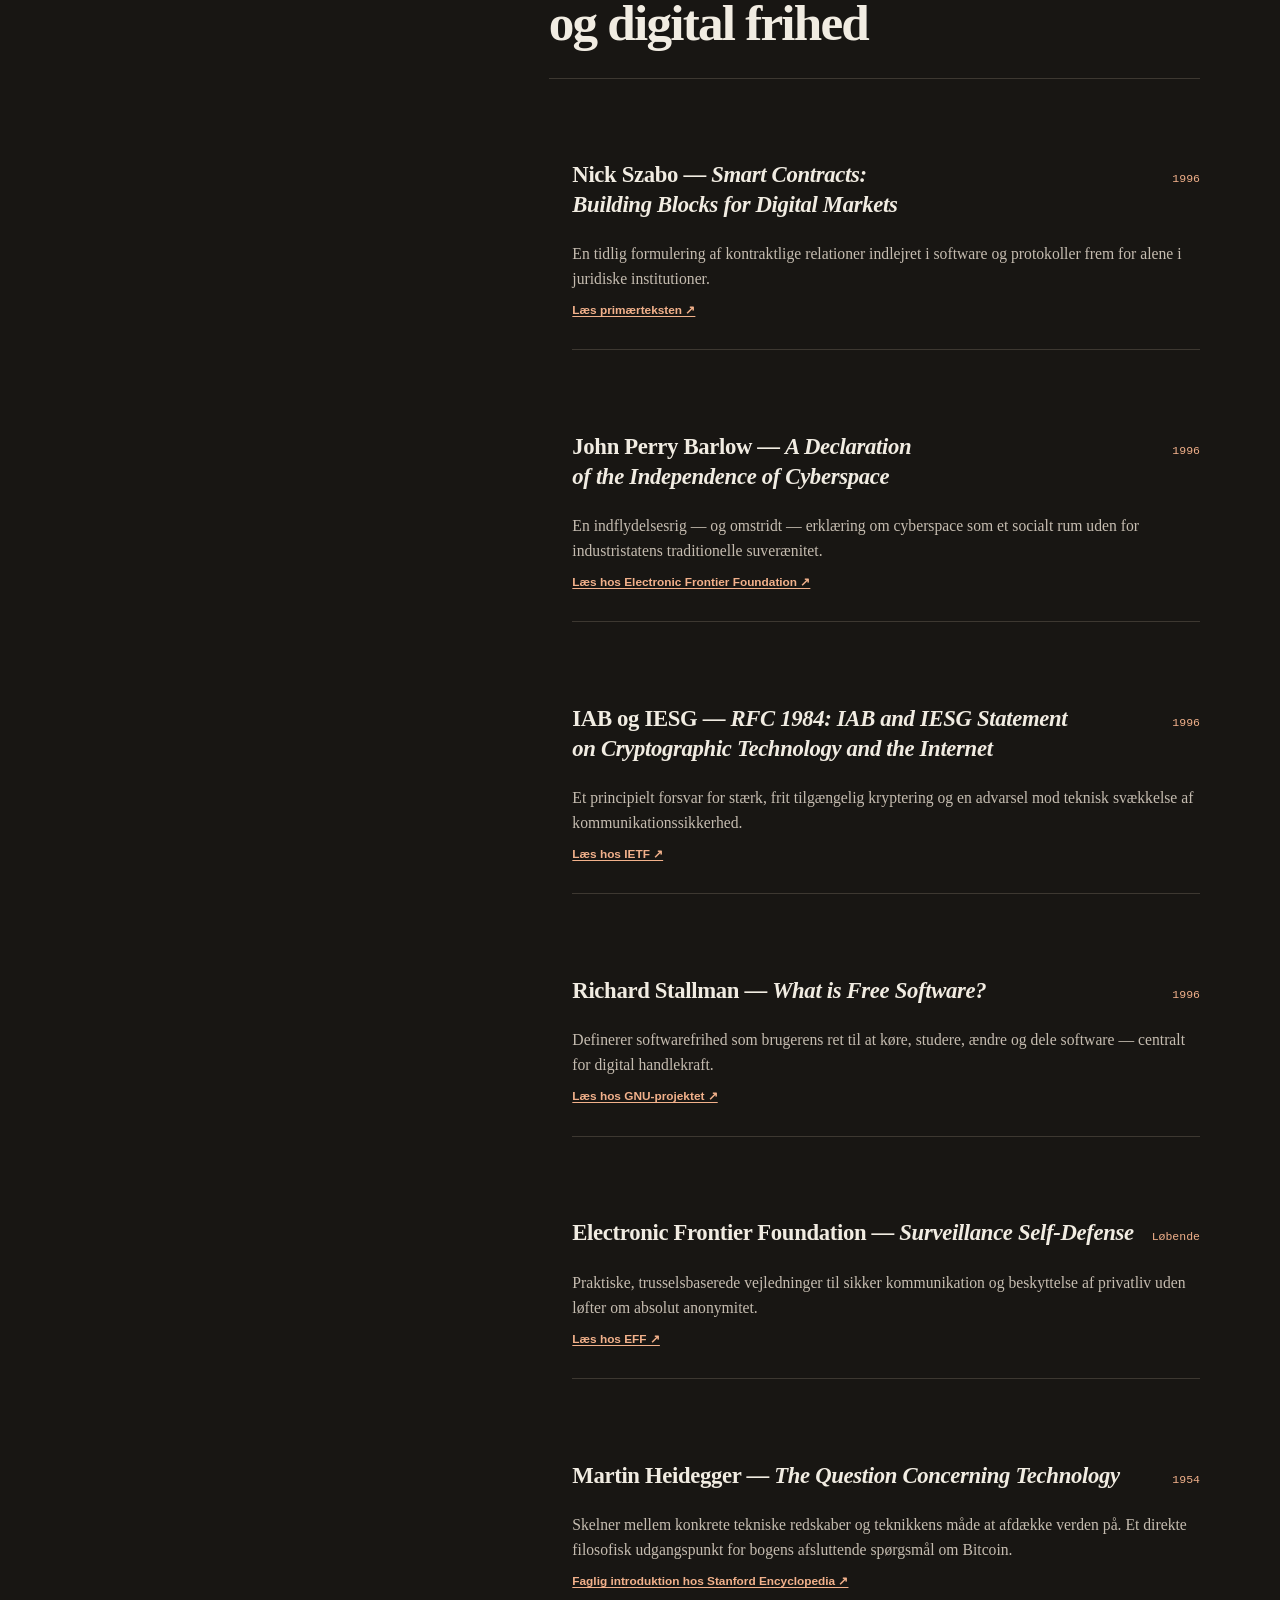
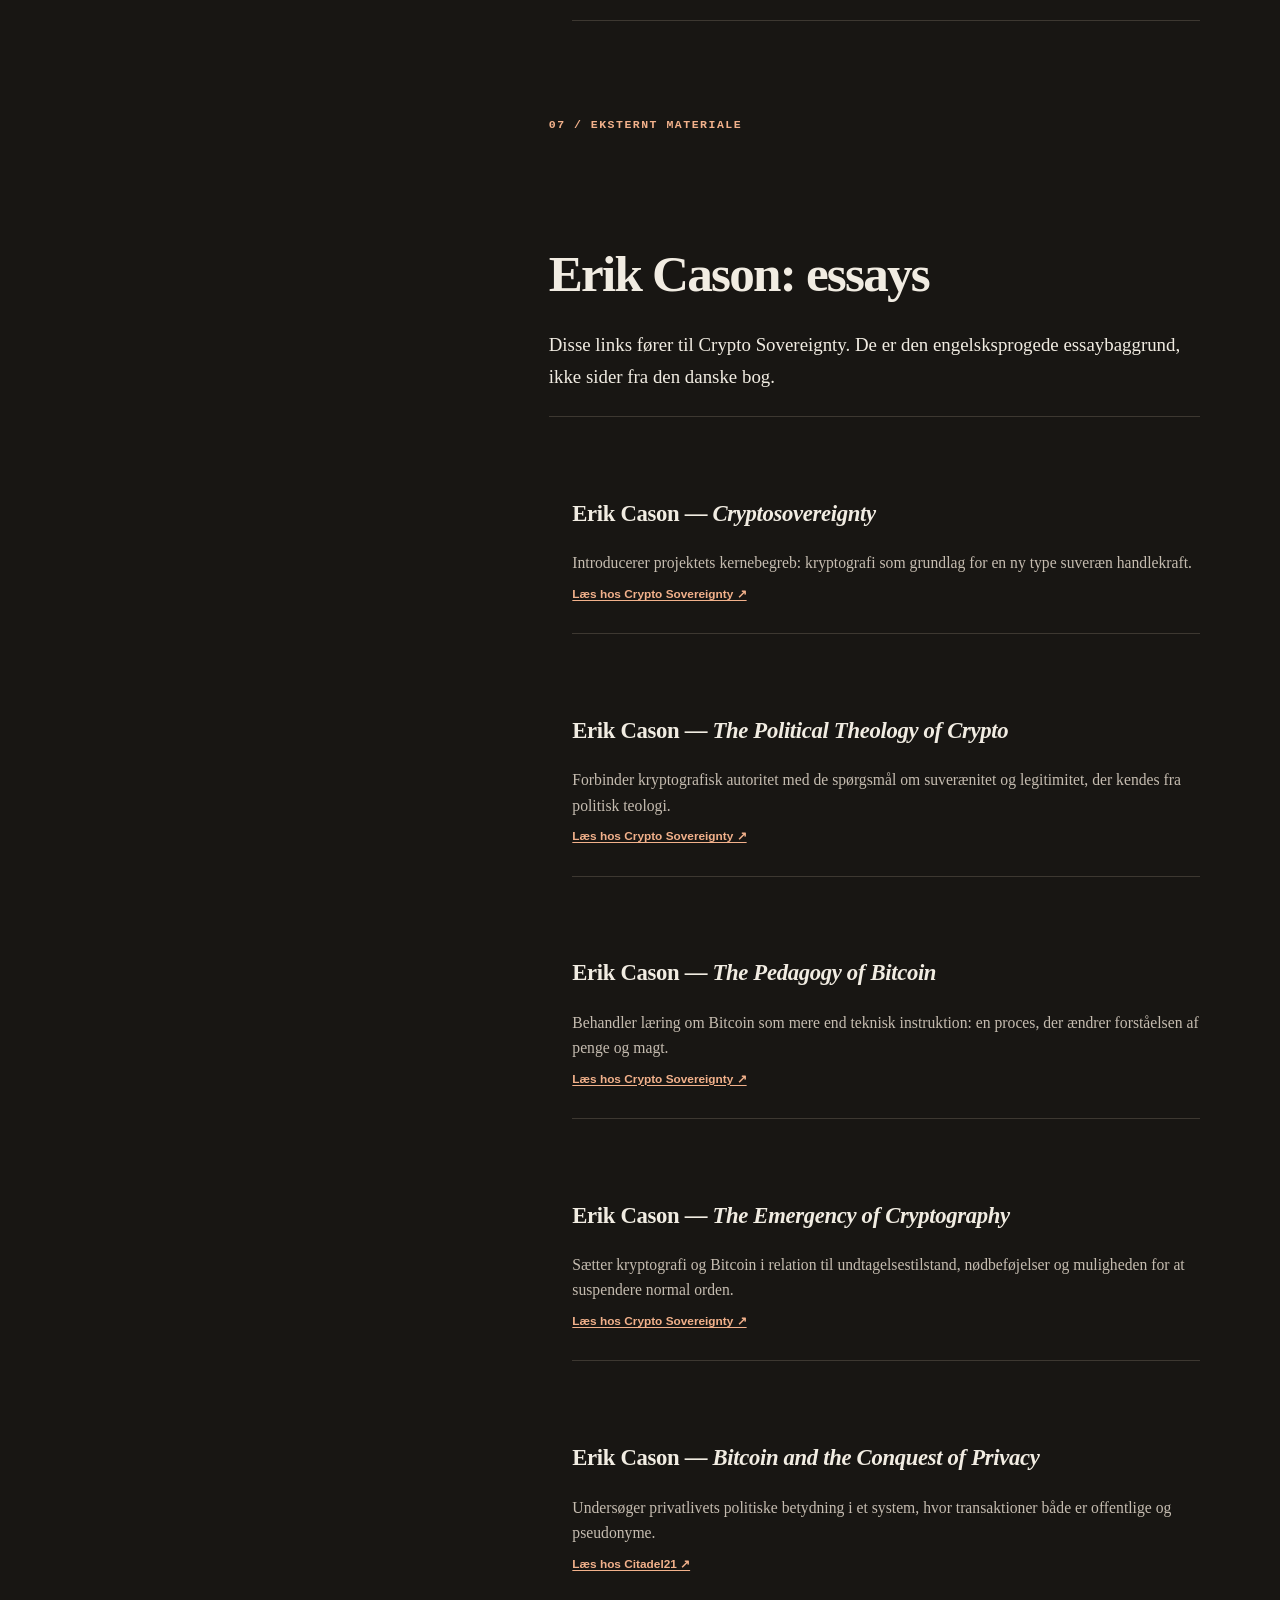
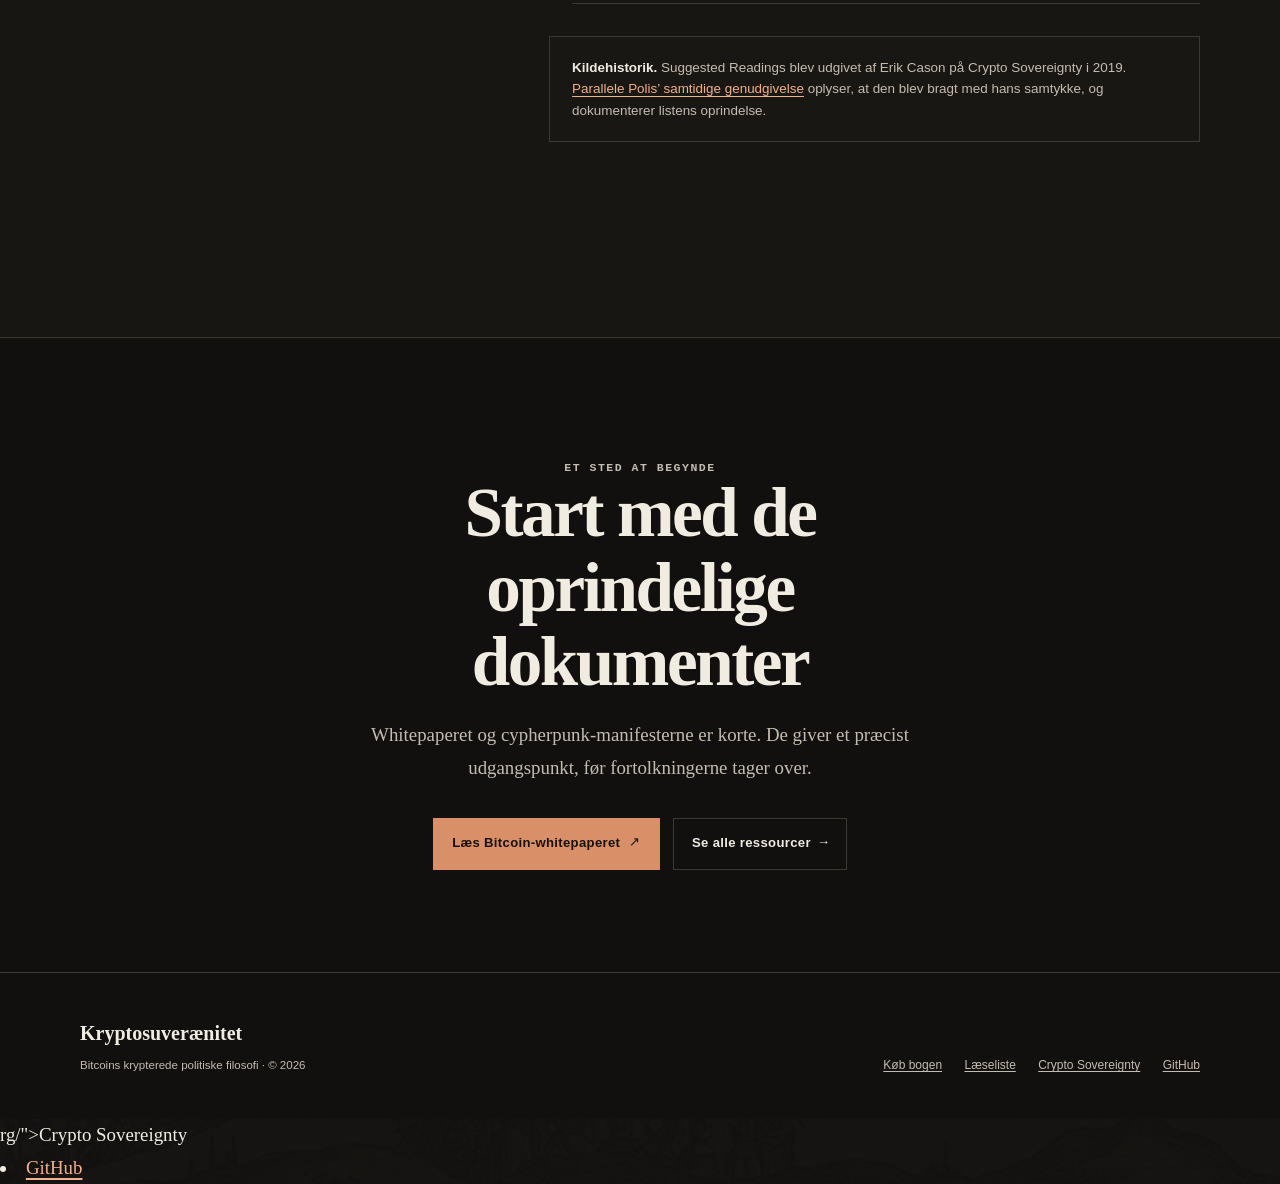
<file: laeseliste/index.html>
<!doctype html>
<html lang="da"><head><meta charset="utf-8"><meta name="viewport" content="width=device-width, initial-scale=1"><title>Læseliste – Kryptosuverænitet</title><meta name="description" content="En kurateret læseliste om Bitcoin, cypherpunk, suverænitet, staten, magt, penge, privatliv og digital frihed."><link rel="canonical" href="https://xn--suvern-tua.dk/laeseliste/"><meta property="og:locale" content="da_DK"><meta property="og:type" content="website"><meta property="og:site_name" content="Kryptosuverænitet"><meta property="og:title" content="Læseliste – Kryptosuverænitet"><meta property="og:description" content="Kuraterede primærtekster om Bitcoin, kryptografi, suverænitet, magt, penge og digital frihed."><meta property="og:url" content="https://xn--suvern-tua.dk/laeseliste/"><meta property="og:image" content="https://xn--suvern-tua.dk/assets/images/social-card.webp"><meta property="og:image:alt" content="Kryptosuverænitet – læseliste"><meta name="twitter:card" content="summary_large_image"><meta name="twitter:title" content="Læseliste – Kryptosuverænitet"><meta name="twitter:description" content="Kuraterede primærtekster om Bitcoin, kryptografi, suverænitet, magt, penge og digital frihed."><meta name="twitter:image" content="https://xn--suvern-tua.dk/assets/images/social-card.webp"><meta name="theme-color" content="#12110f"><link rel="stylesheet" href="/assets/css/main.css"><link rel="icon" href="/assets/images/favicon.svg" type="image/svg+xml"></head><body><a class="skip-link" href="#indhold">Gå til indhold</a>
<header class="site-header">
  <nav class="nav-shell" aria-label="Primær navigation">
    <div class="nav-bar">
    <a class="brand" href="/"><span class="brand-mark" aria-hidden="true">⌁</span>Kryptosuverænitet</a>
      <button class="nav-toggle" type="button" aria-expanded="false" aria-controls="primary-menu"><span class="nav-toggle-label">Menu</span><span class="nav-toggle-icon" aria-hidden="true"><span></span><span></span></span></button>
    </div>
    <ul class="nav-list" id="primary-menu"><li><a href="/">Forside</a></li><li><a href="/om-bogen/">Om bogen</a></li><li><a aria-current="page" href="/laeseliste/">Læseliste</a></li><li><a href="/ressourcer/">Ressourcer</a></li><li><a class="buy-link" href="https://shop21.dk/vare/kryptosuveraenitet-bitcoins-krypterede-politiske-filosofi/">Køb bogen</a></li></ul>
  </nav>
</header><main id="indhold">
<header class="page-hero shell"><p class="breadcrumb"><a href="/">Forside</a> / Læseliste</p><p class="eyebrow">Videre læsning</p><h1>Et idéhistorisk kompas</h1><p class="lede">Primærtekster og centrale værker til læsere, der vil videre fra Bitcoin til kryptografi, suverænitet, magt, penge og digital frihed.</p><div class="notice"><strong>Om udvalget.</strong> Listen tager afsæt i Erik Casons <a href="https://cryptosovereignty.org/suggested-readings/">Suggested Readings</a> og udvider med cypherpunk- og Bitcoin-primærtekster. Værkerne er baggrundslæsning og præsenteres ikke som en indholdsfortegnelse til den danske bog. År angiver første udgivelse; links går så vidt muligt til forfattere, institutioner eller legitime offentlige arkiver.</div></header>
<section class="section section-soft"><div class="shell split">
<nav class="toc" aria-label="Læselistens emner"><p class="eyebrow">Emner</p><ol><li><a href="#bitcoin">Bitcoin</a></li><li><a href="#kryptografi">Kryptografi og cypherpunk</a></li><li><a href="#suveraenitet">Suverænitet og staten</a></li><li><a href="#magt">Magt, overvågning og disciplin</a></li><li><a href="#oekonomi">Økonomi, penge og ejendomsret</a></li><li><a href="#teknologi">Teknologi, privatliv og digital frihed</a></li><li><a href="#cason">Erik Cason: essays</a></li></ol></nav>
<div class="prose">
<section id="bitcoin" class="reading-section"><p class="eyebrow">01</p><h2>Bitcoin</h2><ol class="reading-list">
<li id="satoshi-nakamoto" class="reading-item"><div class="reading-item-head"><h3>Satoshi Nakamoto — <cite>Bitcoin: A Peer-to-Peer Electronic Cash System</cite></h3><span class="year">2008</span></div><p>Den grundlæggende systembeskrivelse: elektroniske kontanter, proof-of-work og en distribueret konsensus om transaktionernes rækkefølge.</p><a class="source-link" href="https://bitcoin.org/bitcoin.pdf">Læs whitepaperet hos Bitcoin.org ↗</a></li>
<li class="reading-item"><div class="reading-item-head"><h3>Andreas M. Antonopoulos m.fl. — <cite>Mastering Bitcoin</cite></h3><span class="year">2014</span></div><p>En teknisk, open-source forklaring af Bitcoins arkitektur, transaktioner, nøgler, wallets og netværk.</p><a class="source-link" href="https://github.com/bitcoinbook/bitcoinbook">Læs kildeudgaven på GitHub ↗</a></li>
<li class="reading-item"><div class="reading-item-head"><h3>Saifedean Ammous — <cite>Bitcoinstandarden</cite></h3><span class="year">2018</span></div><p>En monetærhistorisk argumentation for Bitcoin som knap, ikke-statslig pengeform. Læs den som en tydelig tese, ikke som neutral konsensus.</p><a class="source-link" href="https://bitcoinstandarden.dk/">Besøg Bitcoinstandarden.dk ↗</a></li>
<li class="reading-item"><div class="reading-item-head"><h3>Gigi — <cite>21 Lektioner: Hvad jeg har lært af at falde ned i Bitcoin-kaninhullet</cite></h3><span class="year">2024</span></div><p>Den danske udgave af Gigis refleksioner over de filosofiske, økonomiske og tekniske erkendelser, som følger af at arbejde sig ind i Bitcoin.</p><a class="source-link" href="https://shop21.dk/vare/21-lektioner/">Se bogen hos SHOP21 ↗</a></li>
</ol></section>
<section id="kryptografi" class="reading-section"><p class="eyebrow">02</p><h2>Kryptografi og cypherpunk</h2><ol class="reading-list">
<li class="reading-item"><div class="reading-item-head"><h3>Timothy C. May — <cite>The Crypto Anarchist Manifesto</cite></h3><span class="year">1988</span></div><p>En tidlig programtekst om, hvordan stærk kryptografi kan forandre privatliv, økonomisk udveksling og statslig regulering.</p><a class="source-link" href="https://nakamotoinstitute.org/library/crypto-anarchist-manifesto/">Læs hos Nakamoto Institute ↗</a></li>
<li class="reading-item"><div class="reading-item-head"><h3>Eric Hughes — <cite>A Cypherpunk’s Manifesto</cite></h3><span class="year">1993</span></div><p>Cypherpunk-bevægelsens klassiske forsvar for privatliv som evnen til selektivt at afsløre sig — realiseret gennem kode.</p><a class="source-link" href="https://nakamotoinstitute.org/library/cypherpunk-manifesto/">Læs hos Nakamoto Institute ↗</a></li>
<li class="reading-item"><div class="reading-item-head"><h3>Wei Dai — <cite>b-money</cite></h3><span class="year">1998</span></div><p>Et forslag til anonyme, distribuerede digitale penge og kontrakthåndhævelse; en vigtig del af forhistorien til Bitcoin.</p><a class="source-link" href="https://nakamotoinstitute.org/library/b-money/">Læs primærteksten ↗</a></li>
<li class="reading-item"><div class="reading-item-head"><h3>Adam Back — <cite>Hashcash</cite></h3><span class="year">2002</span></div><p>Beskriver proof-of-work som middel mod misbrug af ressourcer. Bitcoin anvender samme grundidé i sin konsensusmekanisme.</p><a class="source-link" href="https://nakamotoinstitute.org/library/hashcash/">Læs primærteksten ↗</a></li>
<li class="reading-item"><div class="reading-item-head"><h3>Nick Szabo — <cite>Bit Gold</cite></h3><span class="year">2005</span></div><p>Et design for digital knaphed uden en betroet tredjepart, med flere strukturelle ligheder med den senere Bitcoin-protokol.</p><a class="source-link" href="https://nakamotoinstitute.org/library/bit-gold/">Læs primærteksten ↗</a></li>
<li class="reading-item"><div class="reading-item-head"><h3>Hal Finney — <cite>RPOW: Reusable Proofs of Work</cite></h3><span class="year">2004</span></div><p>Et eksperiment med genanvendelige proof-of-work-tokens og endnu et konkret led mellem cypherpunk-forskning og Bitcoin.</p><a class="source-link" href="https://nakamotoinstitute.org/library/rpow/">Læs primærteksten ↗</a></li>
</ol></section>
<section id="suveraenitet" class="reading-section"><p class="eyebrow">03</p><h2>Suverænitet og staten</h2><ol class="reading-list">
<li id="thomas-hobbes" class="reading-item"><div class="reading-item-head"><h3>Thomas Hobbes — <cite>Leviathan</cite></h3><span class="year">1651</span></div><p>Det klassiske argument for en suveræn magt, som kan bringe orden i en konfliktfyldt naturtilstand — et afgørende modstykke til kryptosuverænitet.</p><a class="source-link" href="https://www.gutenberg.org/ebooks/3207">Læs hos Project Gutenberg ↗</a></li>
<li class="reading-item"><div class="reading-item-head"><h3>John Locke — <cite>Two Treatises of Government</cite></h3><span class="year">1689</span></div><p>Grundtekst om naturlige rettigheder, samtykke, begrænset regering og ejendom; central for spørgsmålet om legitim myndighed.</p><a class="source-link" href="https://www.gutenberg.org/ebooks/7370">Læs hos Project Gutenberg ↗</a></li>
<li id="carl-schmitt" class="reading-item"><div class="reading-item-head"><h3>Carl Schmitt — <cite>Political Theology</cite></h3><span class="year">1922</span></div><p>Formulerer suverænitet gennem beslutningen om undtagelsen og forbinder politiske begreber med teologiske strukturer.</p><a class="source-link" href="https://plato.stanford.edu/entries/schmitt/">Faglig introduktion hos Stanford Encyclopedia ↗</a></li>
<li class="reading-item"><div class="reading-item-head"><h3>Carl Schmitt — <cite>The Concept of the Political</cite></h3><span class="year">1932</span></div><p>Undersøger det politiskes egen logik gennem skellet mellem ven og fjende. En nøgle til Casons politiske vokabular.</p><a class="source-link" href="https://plato.stanford.edu/entries/schmitt/">Faglig introduktion hos Stanford Encyclopedia ↗</a></li>
<li id="giorgio-agamben" class="reading-item"><div class="reading-item-head"><h3>Giorgio Agamben — <cite>Homo Sacer</cite></h3><span class="year">1995</span></div><p>En analyse af suveræn magt, undtagelsen og det liv, som retten både indbefatter og udelukker. Cason fremhæver serien som afgørende baggrund.</p><a class="source-link" href="https://www.sup.org/books/title/?id=28469">Forlagets serieside ↗</a></li>
<li class="reading-item"><div class="reading-item-head"><h3>Giorgio Agamben — <cite>State of Exception</cite></h3><span class="year">2003</span></div><p>Forfølger undtagelsestilstanden som en moderne regeringsteknik, hvor midlertidige nødgreb risikerer at blive normale.</p></li>
</ol></section>
<section id="magt" class="reading-section"><p class="eyebrow">04</p><h2>Magt, overvågning og disciplin</h2><ol class="reading-list">
<li id="friedrich-nietzsche" class="reading-item"><div class="reading-item-head"><h3>Friedrich Nietzsche — <cite>On the Genealogy of Morality</cite></h3><span class="year">1887</span></div><p>Undersøger, hvordan moralske værdier bliver til historisk, og hvordan vurderinger hænger sammen med magt. En nyttig indgang til den Nietzsche, bogens officielle beskrivelse fremhæver.</p><a class="source-link" href="https://plato.stanford.edu/entries/nietzsche/">Faglig introduktion hos Stanford Encyclopedia ↗</a></li>
<li id="walter-benjamin" class="reading-item"><div class="reading-item-head"><h3>Walter Benjamin — <cite>Critique of Violence</cite></h3><span class="year">1921</span></div><p>Et krævende essay om lovstiftende og lovbevarende vold, som åbner forbindelsen mellem ret, magt og suverænitet.</p><a class="source-link" href="https://www.marxists.org/reference/subject/philosophy/works/ge/benjamin.htm">Læs i offentligt tekstarkiv ↗</a></li>
<li id="hannah-arendt" class="reading-item"><div class="reading-item-head"><h3>Hannah Arendt — <cite>The Origins of Totalitarianism</cite></h3><span class="year">1951</span></div><p>En historisk og politisk analyse af totalitære bevægelser, masseorganisering, rettighedstab og bureaukratisk dominans.</p><a class="source-link" href="https://plato.stanford.edu/entries/arendt/">Faglig introduktion hos Stanford Encyclopedia ↗</a></li>
<li class="reading-item"><div class="reading-item-head"><h3>Hannah Arendt — <cite>On Violence</cite></h3><span class="year">1970</span></div><p>Skelner mellem magt og vold og udfordrer forestillingen om, at al politisk magt i sidste ende blot er tvang.</p><a class="source-link" href="https://plato.stanford.edu/entries/arendt/">Faglig introduktion hos Stanford Encyclopedia ↗</a></li>
<li id="michel-foucault" class="reading-item"><div class="reading-item-head"><h3>Michel Foucault — <cite>Discipline and Punish</cite></h3><span class="year">1975</span></div><p>Viser, hvordan disciplinær magt virker gennem institutioner, registrering, normalisering og muligheden for konstant observation.</p><a class="source-link" href="https://plato.stanford.edu/entries/foucault/">Faglig introduktion hos Stanford Encyclopedia ↗</a></li>
<li class="reading-item"><div class="reading-item-head"><h3>Gilles Deleuze — <cite>Postscript on the Societies of Control</cite></h3><span class="year">1990</span></div><p>Et kort essay om overgangen fra afgrænsede disciplinære institutioner til kontinuerlig, digitalt medieret kontrol.</p></li>
</ol></section>
<section id="oekonomi" class="reading-section"><p class="eyebrow">05</p><h2>Økonomi, penge og ejendomsret</h2><ol class="reading-list">
<li class="reading-item"><div class="reading-item-head"><h3>Adam Smith — <cite>The Wealth of Nations</cite></h3><span class="year">1776</span></div><p>Et historisk udgangspunkt for arbejdsdeling, marked, værdi og politisk økonomi — også med spændinger, som senere traditioner udvikler forskelligt.</p><a class="source-link" href="https://www.gutenberg.org/files/3300/3300-h/3300-h.htm">Læs hos Project Gutenberg ↗</a></li>
<li class="reading-item"><div class="reading-item-head"><h3>Ludwig von Mises — <cite>The Theory of Money and Credit</cite></h3><span class="year">1912</span></div><p>Forbinder pengeteori med subjektiv værdi og undersøger, hvordan et byttemiddel opstår og får købekraft.</p><a class="source-link" href="https://mises.org/library/book/theory-money-and-credit">Læs hos Mises Institute ↗</a></li>
<li class="reading-item"><div class="reading-item-head"><h3>Ludwig von Mises — <cite>Human Action</cite></h3><span class="year">1949</span></div><p>En samlet fremstilling af praxeologi, marked, priser og statslig intervention i den østrigske økonomiske tradition.</p><a class="source-link" href="https://mises.org/library/book/human-action">Læs hos Mises Institute ↗</a></li>
<li id="friedrich-hayek" class="reading-item"><div class="reading-item-head"><h3>Friedrich A. Hayek — <cite>The Use of Knowledge in Society</cite></h3><span class="year">1945</span></div><p>Forklarer priser som en decentral informationsmekanisme og viser problemet ved at samle spredt viden centralt.</p><a class="source-link" href="https://www.econlib.org/library/Essays/hykKnw.html">Læs hos Econlib ↗</a></li>
<li class="reading-item"><div class="reading-item-head"><h3>Friedrich A. Hayek — <cite>The Denationalisation of Money</cite></h3><span class="year">1976</span></div><p>Et forslag om konkurrerende private valutaer. Ikke en forudsigelse af Bitcoin, men et vigtigt argument mod statens pengemonopol.</p></li>
<li class="reading-item"><div class="reading-item-head"><h3>Murray N. Rothbard — <cite>Man, Economy, and State</cite></h3><span class="year">1962</span></div><p>En systematisk analyse af udveksling, produktion, penge og intervention med ejendomsretten som gennemgående forudsætning.</p><a class="source-link" href="https://mises.org/library/book/man-economy-and-state-power-and-market">Læs hos Mises Institute ↗</a></li>
</ol></section>
<section id="teknologi" class="reading-section"><p class="eyebrow">06</p><h2>Teknologi, privatliv og digital frihed</h2><ol class="reading-list">
<li class="reading-item"><div class="reading-item-head"><h3>Nick Szabo — <cite>Smart Contracts: Building Blocks for Digital Markets</cite></h3><span class="year">1996</span></div><p>En tidlig formulering af kontraktlige relationer indlejret i software og protokoller frem for alene i juridiske institutioner.</p><a class="source-link" href="https://nakamotoinstitute.org/library/smart-contracts/">Læs primærteksten ↗</a></li>
<li class="reading-item"><div class="reading-item-head"><h3>John Perry Barlow — <cite>A Declaration of the Independence of Cyberspace</cite></h3><span class="year">1996</span></div><p>En indflydelsesrig — og omstridt — erklæring om cyberspace som et socialt rum uden for industristatens traditionelle suverænitet.</p><a class="source-link" href="https://www.eff.org/cyberspace-independence">Læs hos Electronic Frontier Foundation ↗</a></li>
<li class="reading-item"><div class="reading-item-head"><h3>IAB og IESG — <cite>RFC 1984: IAB and IESG Statement on Cryptographic Technology and the Internet</cite></h3><span class="year">1996</span></div><p>Et principielt forsvar for stærk, frit tilgængelig kryptering og en advarsel mod teknisk svækkelse af kommunikationssikkerhed.</p><a class="source-link" href="https://datatracker.ietf.org/doc/html/rfc1984">Læs hos IETF ↗</a></li>
<li class="reading-item"><div class="reading-item-head"><h3>Richard Stallman — <cite>What is Free Software?</cite></h3><span class="year">1996</span></div><p>Definerer softwarefrihed som brugerens ret til at køre, studere, ændre og dele software — centralt for digital handlekraft.</p><a class="source-link" href="https://www.gnu.org/philosophy/free-sw.html">Læs hos GNU-projektet ↗</a></li>
<li class="reading-item"><div class="reading-item-head"><h3>Electronic Frontier Foundation — <cite>Surveillance Self-Defense</cite></h3><span class="year">Løbende</span></div><p>Praktiske, trusselsbaserede vejledninger til sikker kommunikation og beskyttelse af privatliv uden løfter om absolut anonymitet.</p><a class="source-link" href="https://ssd.eff.org/">Læs hos EFF ↗</a></li>
<li id="martin-heidegger" class="reading-item"><div class="reading-item-head"><h3>Martin Heidegger — <cite>The Question Concerning Technology</cite></h3><span class="year">1954</span></div><p>Skelner mellem konkrete tekniske redskaber og teknikkens måde at afdække verden på. Et direkte filosofisk udgangspunkt for bogens afsluttende spørgsmål om Bitcoin.</p><a class="source-link" href="https://plato.stanford.edu/entries/heidegger/">Faglig introduktion hos Stanford Encyclopedia ↗</a></li>
</ol></section>
<section id="cason" class="reading-section"><p class="eyebrow">07 / Eksternt materiale</p><h2>Erik Cason: essays</h2><p>Disse links fører til Crypto Sovereignty. De er den engelsksprogede essaybaggrund, ikke sider fra den danske bog.</p><ol class="reading-list">
<li id="erik-cason" class="reading-item"><div class="reading-item-head"><h3>Erik Cason — <cite>Cryptosovereignty</cite></h3></div><p>Introducerer projektets kernebegreb: kryptografi som grundlag for en ny type suveræn handlekraft.</p><a class="source-link" href="https://cryptosovereignty.org/cryptosovereignty/">Læs hos Crypto Sovereignty ↗</a></li>
<li class="reading-item"><div class="reading-item-head"><h3>Erik Cason — <cite>The Political Theology of Crypto</cite></h3></div><p>Forbinder kryptografisk autoritet med de spørgsmål om suverænitet og legitimitet, der kendes fra politisk teologi.</p><a class="source-link" href="https://cryptosovereignty.org/the-political-theology-of-crypto/">Læs hos Crypto Sovereignty ↗</a></li>
<li class="reading-item"><div class="reading-item-head"><h3>Erik Cason — <cite>The Pedagogy of Bitcoin</cite></h3></div><p>Behandler læring om Bitcoin som mere end teknisk instruktion: en proces, der ændrer forståelsen af penge og magt.</p><a class="source-link" href="https://cryptosovereignty.org/pedagogy-bitcoin/">Læs hos Crypto Sovereignty ↗</a></li>
<li class="reading-item"><div class="reading-item-head"><h3>Erik Cason — <cite>The Emergency of Cryptography</cite></h3></div><p>Sætter kryptografi og Bitcoin i relation til undtagelsestilstand, nødbeføjelser og muligheden for at suspendere normal orden.</p><a class="source-link" href="https://cryptosovereignty.org/emergency-of-cryptography/">Læs hos Crypto Sovereignty ↗</a></li>
<li class="reading-item"><div class="reading-item-head"><h3>Erik Cason — <cite>Bitcoin and the Conquest of Privacy</cite></h3></div><p>Undersøger privatlivets politiske betydning i et system, hvor transaktioner både er offentlige og pseudonyme.</p><a class="source-link" href="https://www.citadel21.com/bitcoin-and-the-conquest-of-privacy">Læs hos Citadel21 ↗</a></li>
</ol><div class="notice"><strong>Kildehistorik.</strong> Suggested Readings blev udgivet af Erik Cason på Crypto Sovereignty i 2019. <a href="https://www.parallele.at/suggested-readings/">Parallele Polis’ samtidige genudgivelse</a> oplyser, at den blev bragt med hans samtykke, og dokumenterer listens oprindelse.</div></section>
</div></div></section>
<section class="cta-band"><div class="shell"><p class="eyebrow">Et sted at begynde</p><h2>Start med de oprindelige dokumenter</h2><p>Whitepaperet og cypherpunk-manifesterne er korte. De giver et præcist udgangspunkt, før fortolkningerne tager over.</p><div class="actions"><a class="button button-primary" href="https://bitcoin.org/bitcoin.pdf">Læs Bitcoin-whitepaperet <span class="button-arrow" aria-hidden="true">↗</span></a><a class="button button-secondary" href="/ressourcer/">Se alle ressourcer <span class="button-arrow" aria-hidden="true">→</span></a></div></div></section>
</main><footer class="site-footer"><div class="shell footer-grid"><div><p class="footer-title">Kryptosuverænitet</p><p class="footer-note">Bitcoins krypterede politiske filosofi · © 2026</p></div><ul class="footer-links"><li><a href="https://shop21.dk/vare/kryptosuveraenitet-bitcoins-krypterede-politiske-filosofi/">Køb bogen</a></li><li><a href="/laeseliste/">Læseliste</a></li><li><a href="https://cryptosovereignty.org/">Crypto Sovereignty</a></li><li><a href="https://github.com/suveraenmand-design/suveraen.dk">GitHub</a></li></ul></div></footer><script>
  document.documentElement.classList.add('js');
  const toggle = document.querySelector('.nav-toggle');
  const menu = document.getElementById('primary-menu');
  if (toggle && menu) {
    toggle.addEventListener('click', () => {
      const open = toggle.getAttribute('aria-expanded') === 'true';
      toggle.setAttribute('aria-expanded', String(!open));
      menu.classList.toggle('is-open', !open);
    });
    menu.addEventListener('click', event => {
      if (event.target.closest('a')) {
        toggle.setAttribute('aria-expanded', 'false');
        menu.classList.remove('is-open');
      }
    });
  }
</script>
</body></html>rg/">Crypto Sovereignty</a></li><li><a href="https://github.com/suveraenmand-design/suveraen.dk">GitHub</a></li></ul></div></footer><script>
  document.documentElement.classList.add('js');
  const toggle = document.querySelector('.nav-toggle');
  const menu = document.getElementById('primary-menu');
  if (toggle && menu) {
    toggle.addEventListener('click', () => {
      const open = toggle.getAttribute('aria-expanded') === 'true';
      toggle.setAttribute('aria-expanded', String(!open));
      menu.classList.toggle('is-open', !open);
    });
    menu.addEventListener('click', event => {
      if (event.target.closest('a')) {
        toggle.setAttribute('aria-expanded', 'false');
        menu.classList.remove('is-open');
      }
    });
  }
</script>
</body></html>
</file>
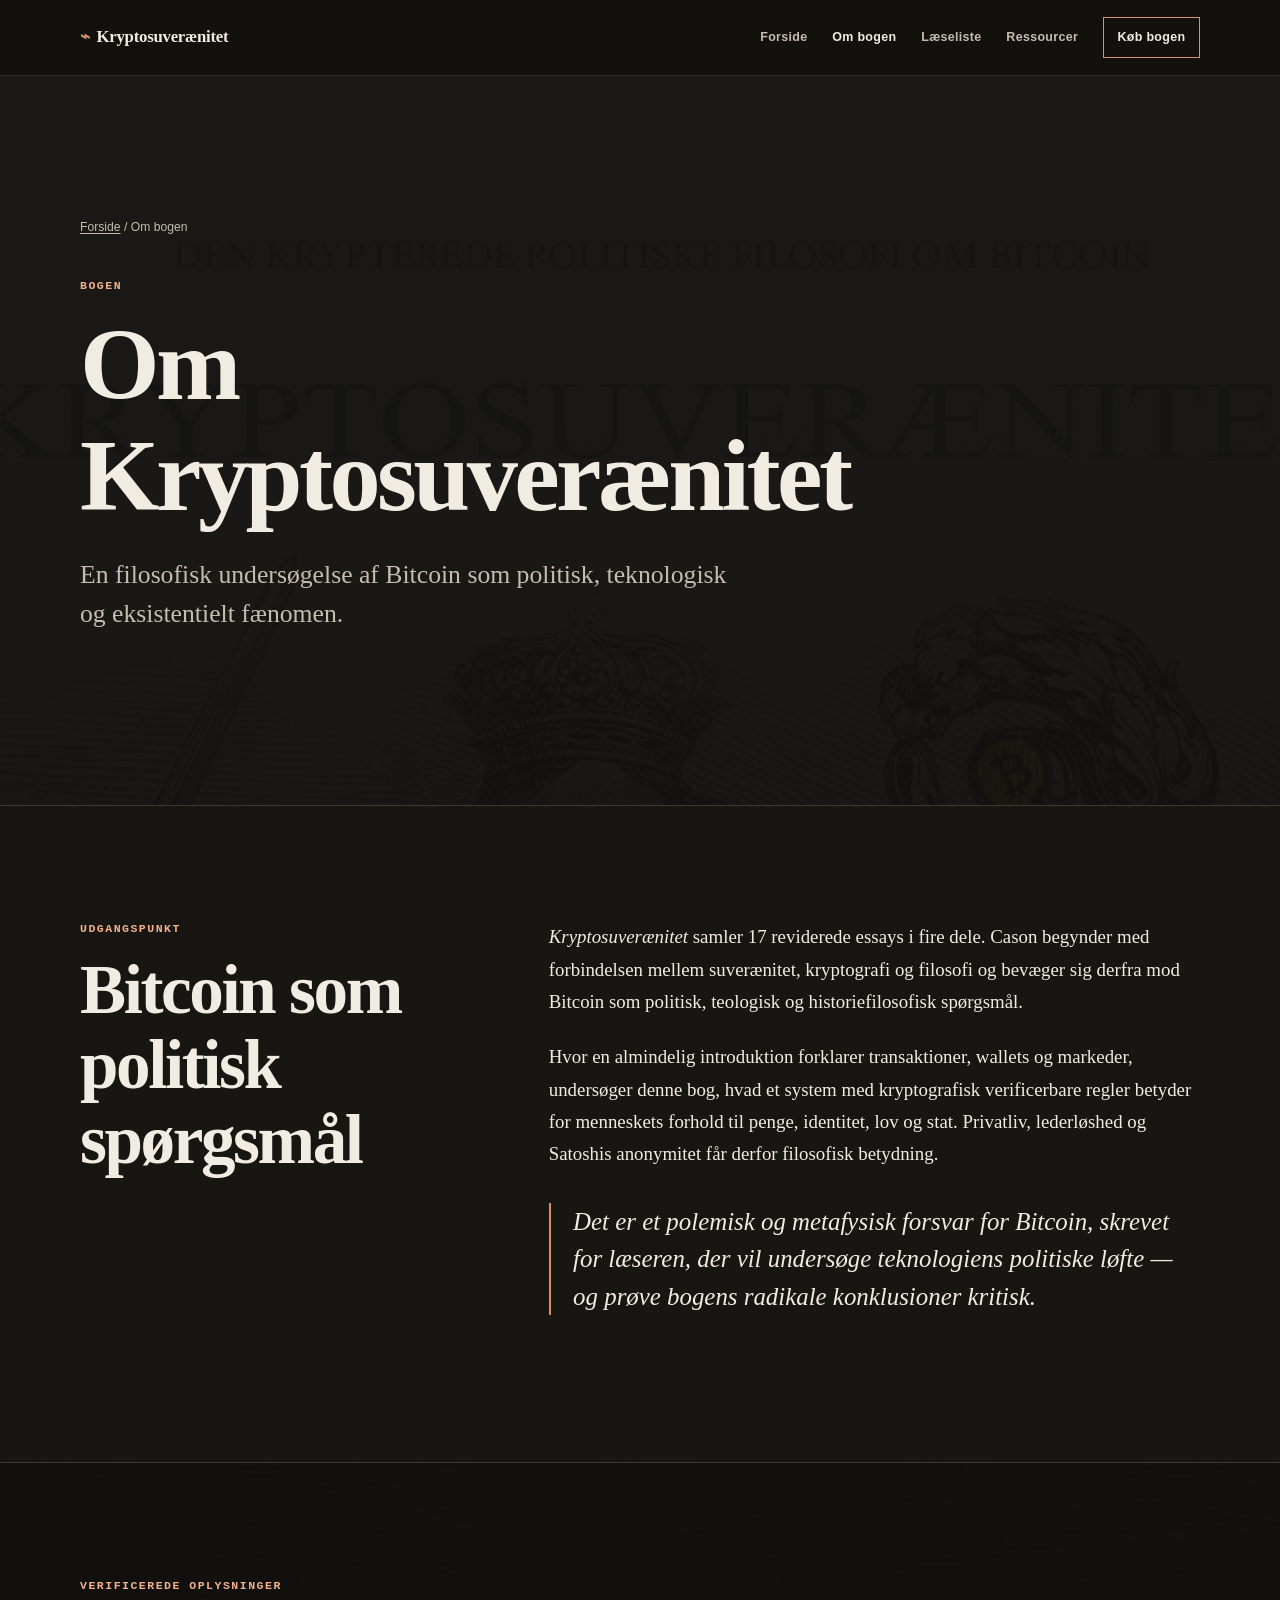
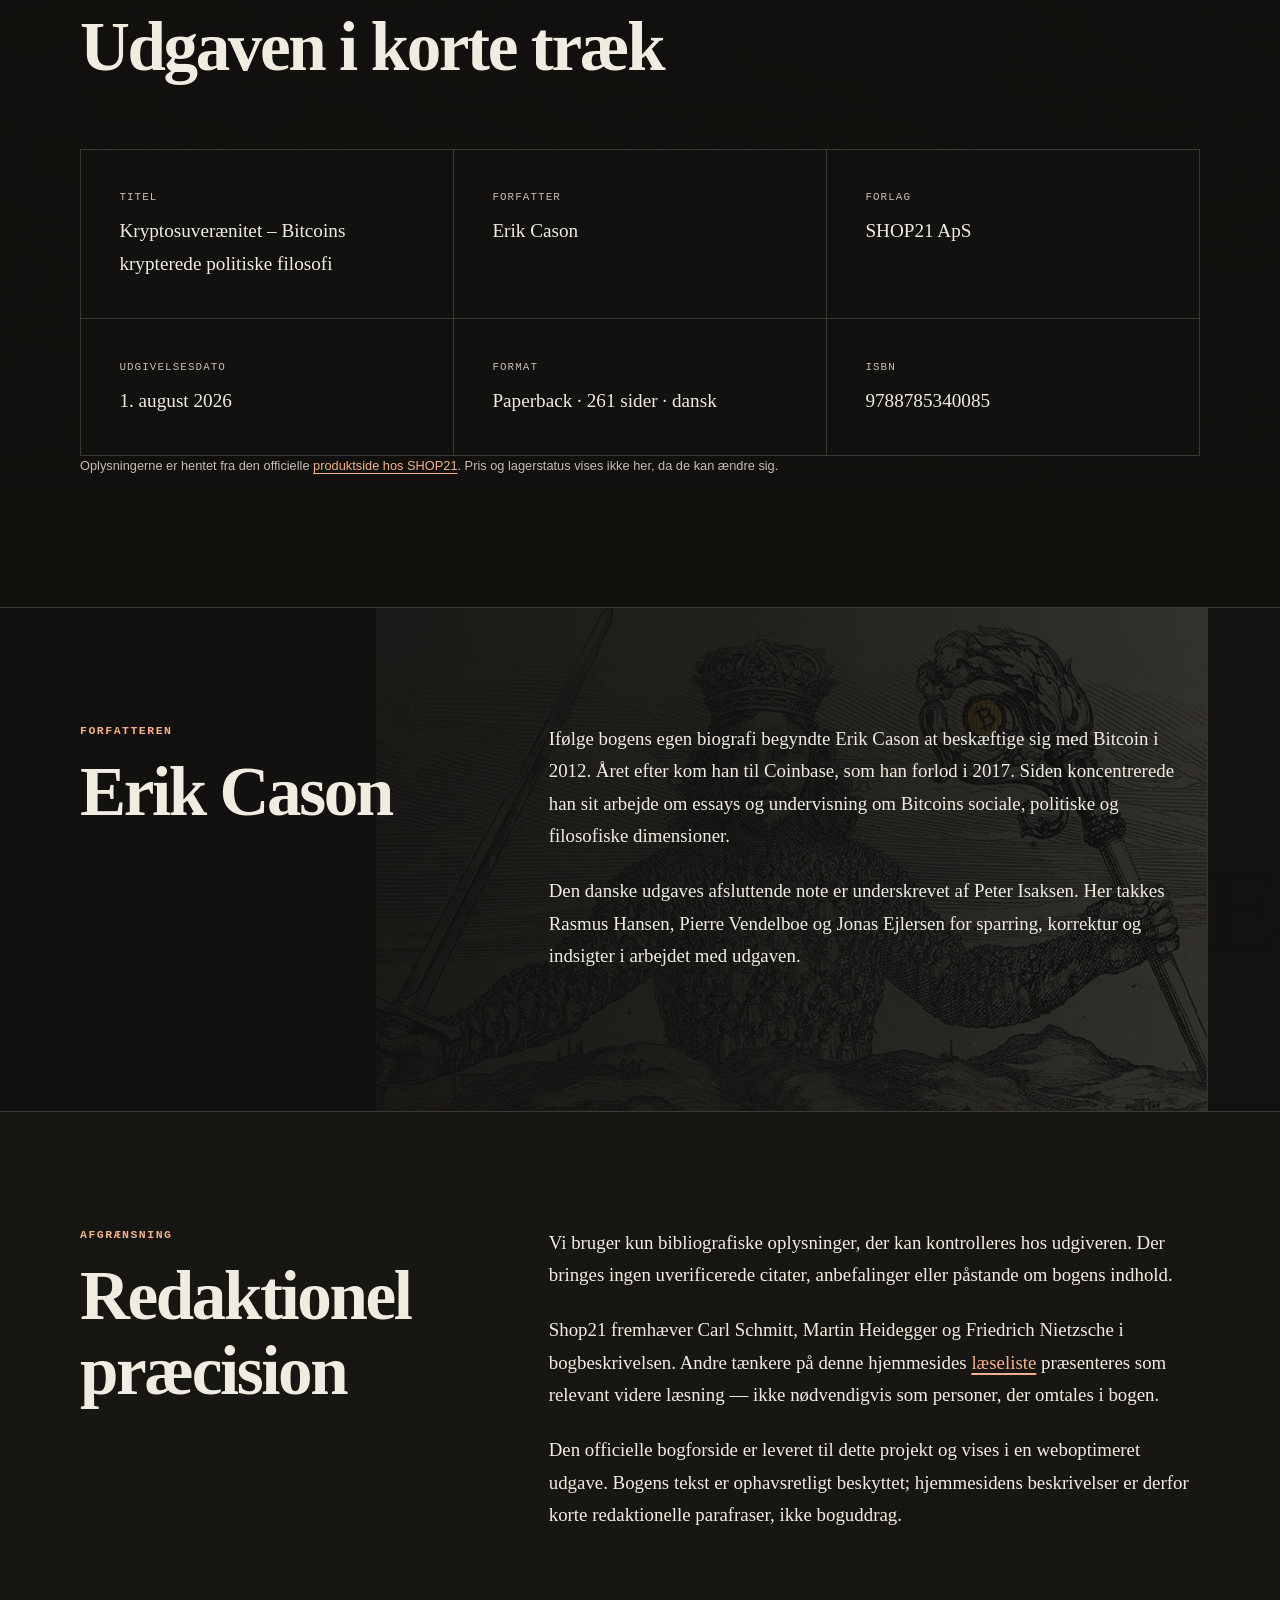
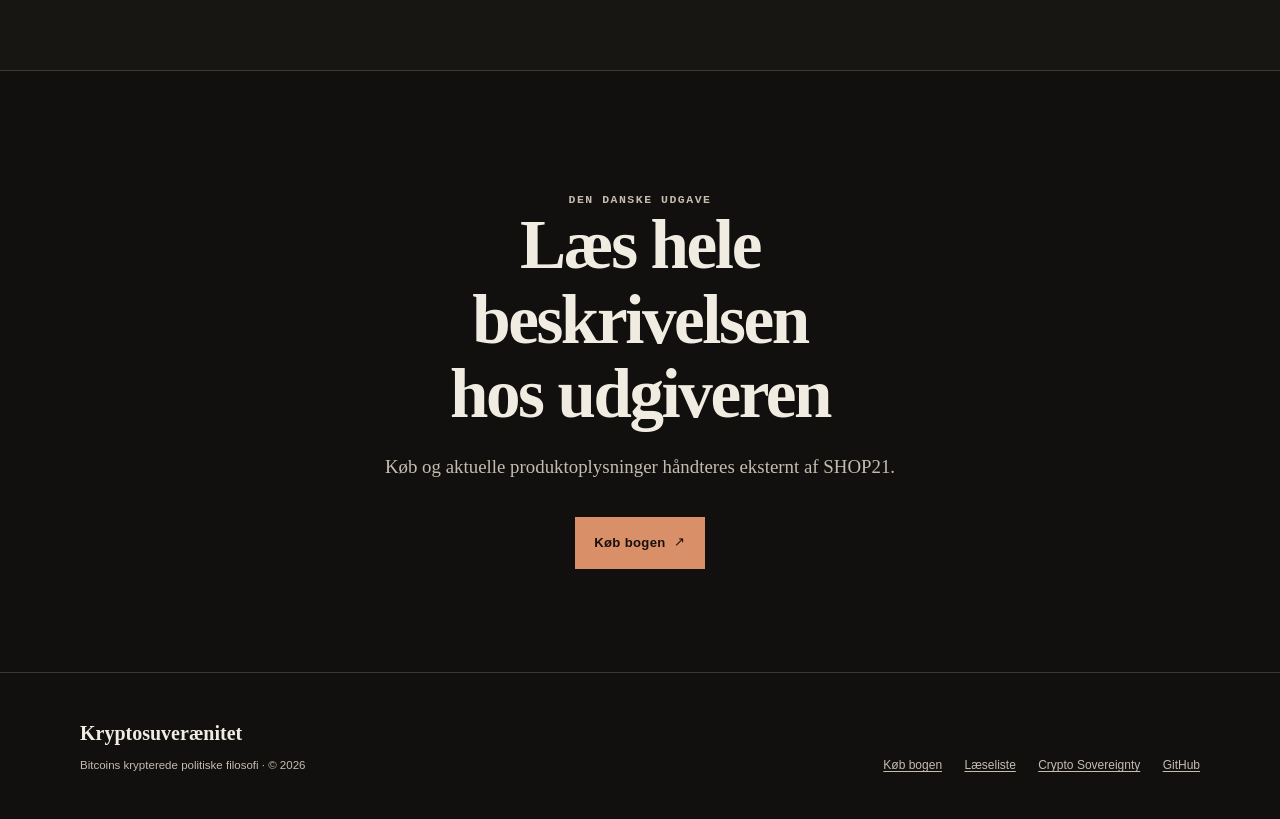
<file: om-bogen/index.html>
<!doctype html>
<html lang="da">
<head>
  <meta charset="utf-8">
  <meta name="viewport" content="width=device-width, initial-scale=1">
  <title>Om bogen – Kryptosuverænitet</title>
  <meta name="description" content="Fakta og baggrund om den danske bog Kryptosuverænitet af Erik Cason.">
  <link rel="canonical" href="https://xn--suvern-tua.dk/om-bogen/">
  <meta property="og:locale" content="da_DK">
  <meta property="og:type" content="website">
  <meta property="og:site_name" content="Kryptosuverænitet">
  <meta property="og:title" content="Om bogen – Kryptosuverænitet">
  <meta property="og:description" content="Fakta og baggrund om den danske bog Kryptosuverænitet af Erik Cason.">
  <meta property="og:url" content="https://xn--suvern-tua.dk/om-bogen/">
  <meta property="og:image" content="https://xn--suvern-tua.dk/assets/images/social-card.webp">
  <meta property="og:image:width" content="1200">
  <meta property="og:image:height" content="630">
  <meta property="og:image:alt" content="Kryptosuverænitet – Bitcoins krypterede politiske filosofi">
  <meta name="twitter:card" content="summary_large_image">
  <meta name="twitter:title" content="Om bogen – Kryptosuverænitet">
  <meta name="twitter:description" content="Fakta og baggrund om den danske bog Kryptosuverænitet af Erik Cason.">
  <meta name="twitter:image" content="https://xn--suvern-tua.dk/assets/images/social-card.webp">
  <meta name="theme-color" content="#12110f">
  <link rel="stylesheet" href="/assets/css/main.css">
  <link rel="icon" href="/assets/images/favicon.svg" type="image/svg+xml">
</head>
<body>
<a class="skip-link" href="#indhold">Gå til indhold</a>
<header class="site-header">
  <nav class="nav-shell" aria-label="Primær navigation">
    <div class="nav-bar">
    <a class="brand" href="/"><span class="brand-mark" aria-hidden="true">⌁</span>Kryptosuverænitet</a>
      <button class="nav-toggle" type="button" aria-expanded="false" aria-controls="primary-menu"><span class="nav-toggle-label">Menu</span><span class="nav-toggle-icon" aria-hidden="true"><span></span><span></span></span></button>
    </div>
    <ul class="nav-list" id="primary-menu">
      <li><a href="/">Forside</a></li>
      <li><a aria-current="page" href="/om-bogen/">Om bogen</a></li>
      <li><a href="/laeseliste/">Læseliste</a></li>
      <li><a href="/ressourcer/">Ressourcer</a></li>
      <li><a class="buy-link" href="https://shop21.dk/vare/kryptosuveraenitet-bitcoins-krypterede-politiske-filosofi/">Køb bogen</a></li>
    </ul>
  </nav>
</header>
<main id="indhold">
  <header class="page-hero shell"><p class="breadcrumb"><a href="/">Forside</a> / Om bogen</p><p class="eyebrow">Bogen</p><h1>Om Kryptosuverænitet</h1><p class="lede">En filosofisk undersøgelse af Bitcoin som politisk, teknologisk og eksistentielt fænomen.</p></header>
  <section class="section section-soft"><div class="shell split"><header><p class="eyebrow">Udgangspunkt</p><h2>Bitcoin som politisk spørgsmål</h2></header><div class="prose"><p><cite>Kryptosuverænitet</cite> samler 17 reviderede essays i fire dele. Cason begynder med forbindelsen mellem suverænitet, kryptografi og filosofi og bevæger sig derfra mod Bitcoin som politisk, teologisk og historiefilosofisk spørgsmål.</p><p>Hvor en almindelig introduktion forklarer transaktioner, wallets og markeder, undersøger denne bog, hvad et system med kryptografisk verificerbare regler betyder for menneskets forhold til penge, identitet, lov og stat. Privatliv, lederløshed og Satoshis anonymitet får derfor filosofisk betydning.</p><p class="pull">Det er et polemisk og metafysisk forsvar for Bitcoin, skrevet for læseren, der vil undersøge teknologiens politiske løfte — og prøve bogens radikale konklusioner kritisk.</p></div></div></section>
  <section class="section"><div class="shell"><header class="section-head"><p class="eyebrow">Verificerede oplysninger</p><h2>Udgaven i korte træk</h2></header><div class="fact-grid"><div class="fact"><span class="fact-label">Titel</span><span class="fact-value">Kryptosuverænitet – Bitcoins krypterede politiske filosofi</span></div><div class="fact"><span class="fact-label">Forfatter</span><span class="fact-value">Erik Cason</span></div><div class="fact"><span class="fact-label">Forlag</span><span class="fact-value">SHOP21 ApS</span></div><div class="fact"><span class="fact-label">Udgivelsesdato</span><span class="fact-value">1. august 2026</span></div><div class="fact"><span class="fact-label">Format</span><span class="fact-value">Paperback · 261 sider · dansk</span></div><div class="fact"><span class="fact-label">ISBN</span><span class="fact-value">9788785340085</span></div></div><p class="small-note">Oplysningerne er hentet fra den officielle <a href="https://shop21.dk/vare/kryptosuveraenitet-bitcoins-krypterede-politiske-filosofi/">produktside hos SHOP21</a>. Pris og lagerstatus vises ikke her, da de kan ændre sig.</p></div></section>
  <section class="section author-section"><div class="shell split"><header><p class="eyebrow">Forfatteren</p><h2>Erik Cason</h2></header><div class="prose"><p>Ifølge bogens egen biografi begyndte Erik Cason at beskæftige sig med Bitcoin i 2012. Året efter kom han til Coinbase, som han forlod i 2017. Siden koncentrerede han sit arbejde om essays og undervisning om Bitcoins sociale, politiske og filosofiske dimensioner.</p><p>Den danske udgaves afsluttende note er underskrevet af Peter Isaksen. Her takkes Rasmus Hansen, Pierre Vendelboe og Jonas Ejlersen for sparring, korrektur og indsigter i arbejdet med udgaven.</p></div></div></section>
  <section class="section section-soft"><div class="shell split"><header><p class="eyebrow">Afgrænsning</p><h2>Redaktionel præcision</h2></header><div class="prose"><p>Vi bruger kun bibliografiske oplysninger, der kan kontrolleres hos udgiveren. Der bringes ingen uverificerede citater, anbefalinger eller påstande om bogens indhold.</p><p>Shop21 fremhæver Carl Schmitt, Martin Heidegger og Friedrich Nietzsche i bogbeskrivelsen. Andre tænkere på denne hjemmesides <a href="/laeseliste/">læseliste</a> præsenteres som relevant videre læsning — ikke nødvendigvis som personer, der omtales i bogen.</p><p>Den officielle bogforside er leveret til dette projekt og vises i en weboptimeret udgave. Bogens tekst er ophavsretligt beskyttet; hjemmesidens beskrivelser er derfor korte redaktionelle parafraser, ikke boguddrag.</p></div></div></section>
  <section class="cta-band"><div class="shell"><p class="eyebrow">Den danske udgave</p><h2>Læs hele beskrivelsen hos udgiveren</h2><p>Køb og aktuelle produktoplysninger håndteres eksternt af SHOP21.</p><div class="actions"><a class="button button-primary" href="https://shop21.dk/vare/kryptosuveraenitet-bitcoins-krypterede-politiske-filosofi/">Køb bogen <span class="button-arrow" aria-hidden="true">↗</span></a></div></div></section>
</main>
<footer class="site-footer">
  <div class="shell footer-grid">
    <div><p class="footer-title">Kryptosuverænitet</p><p class="footer-note">Bitcoins krypterede politiske filosofi · © 2026</p></div>
    <ul class="footer-links">
      <li><a href="https://shop21.dk/vare/kryptosuveraenitet-bitcoins-krypterede-politiske-filosofi/">Køb bogen</a></li>
      <li><a href="/laeseliste/">Læseliste</a></li>
      <li><a href="https://cryptosovereignty.org/">Crypto Sovereignty</a></li><li><a href="https://github.com/suveraenmand-design/suveraen.dk">GitHub</a></li>

    </ul>
  </div>
</footer>
<script>
  document.documentElement.classList.add('js');
  const toggle = document.querySelector('.nav-toggle');
  const menu = document.getElementById('primary-menu');
  if (toggle && menu) {
    toggle.addEventListener('click', () => {
      const open = toggle.getAttribute('aria-expanded') === 'true';
      toggle.setAttribute('aria-expanded', String(!open));
      menu.classList.toggle('is-open', !open);
    });
    menu.addEventListener('click', event => {
      if (event.target.closest('a')) {
        toggle.setAttribute('aria-expanded', 'false');
        menu.classList.remove('is-open');
      }
    });
  }
</script>
</body>
</html>
</file>
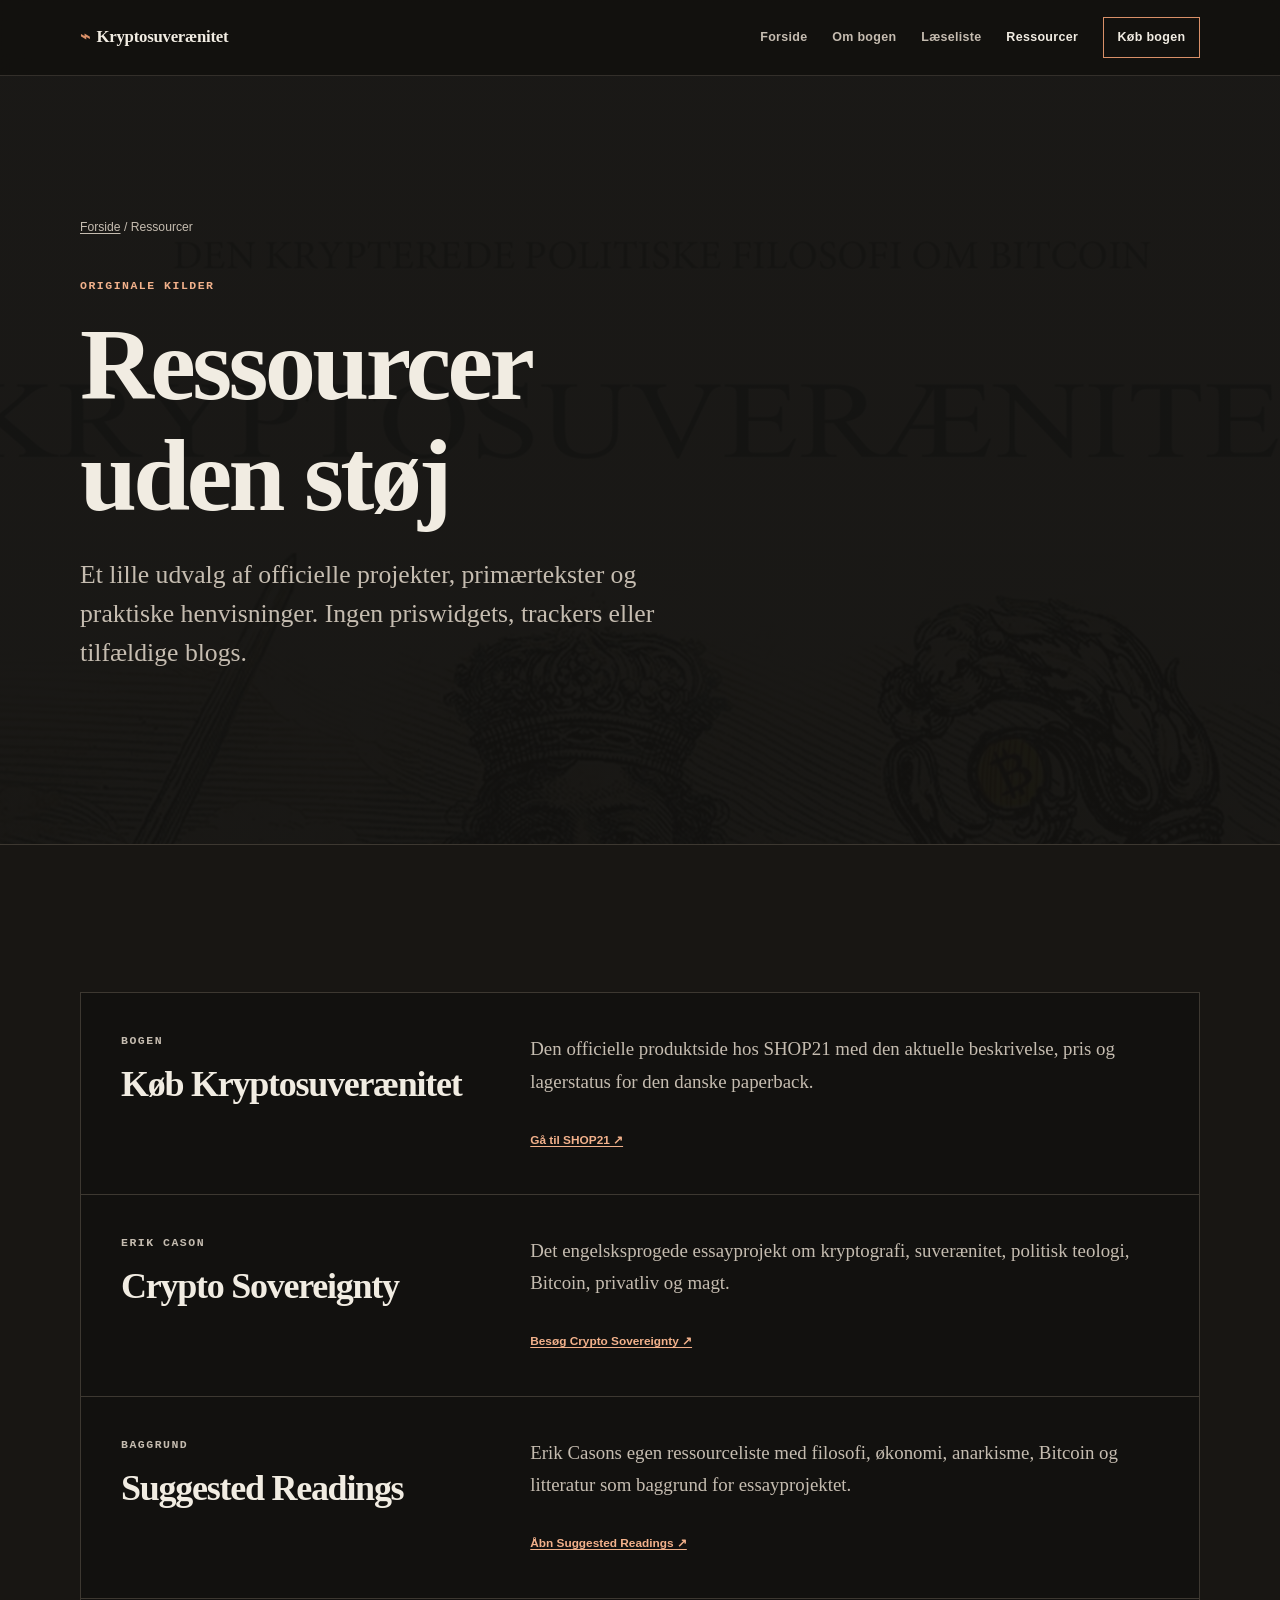
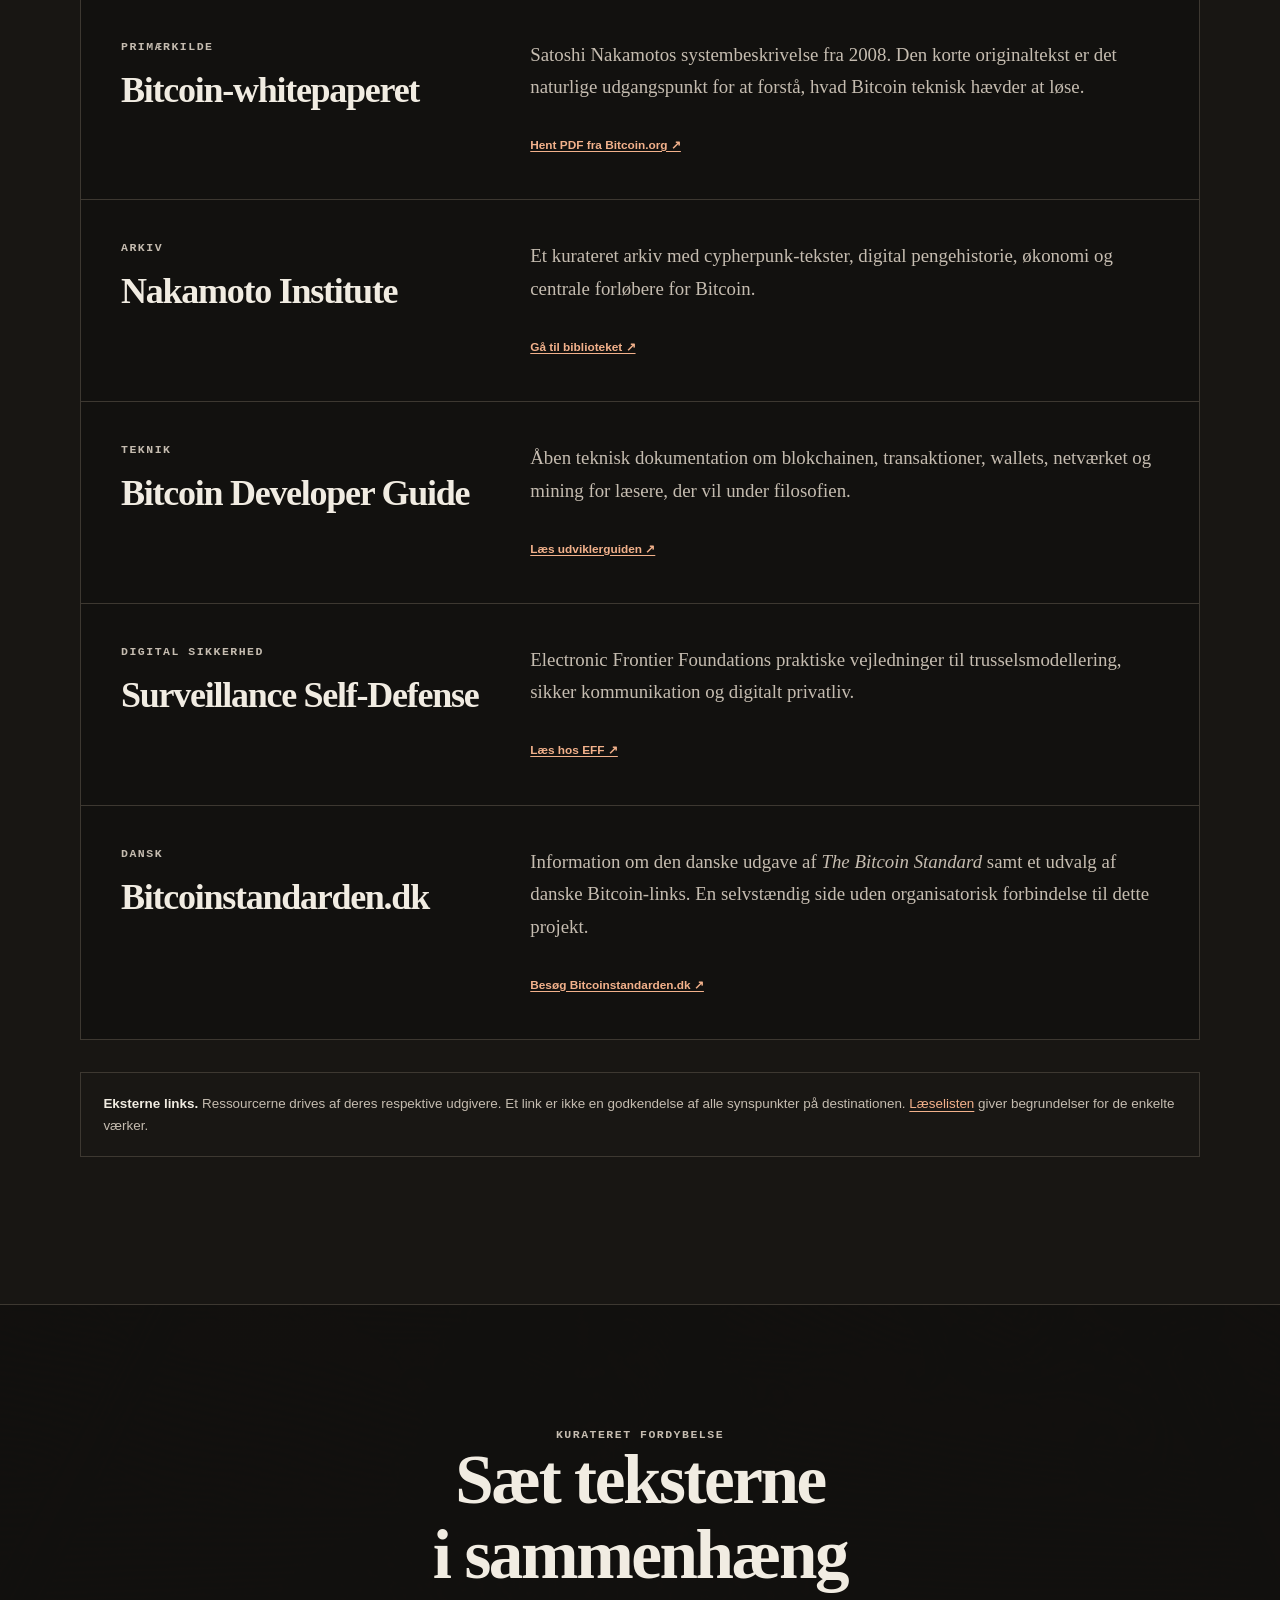
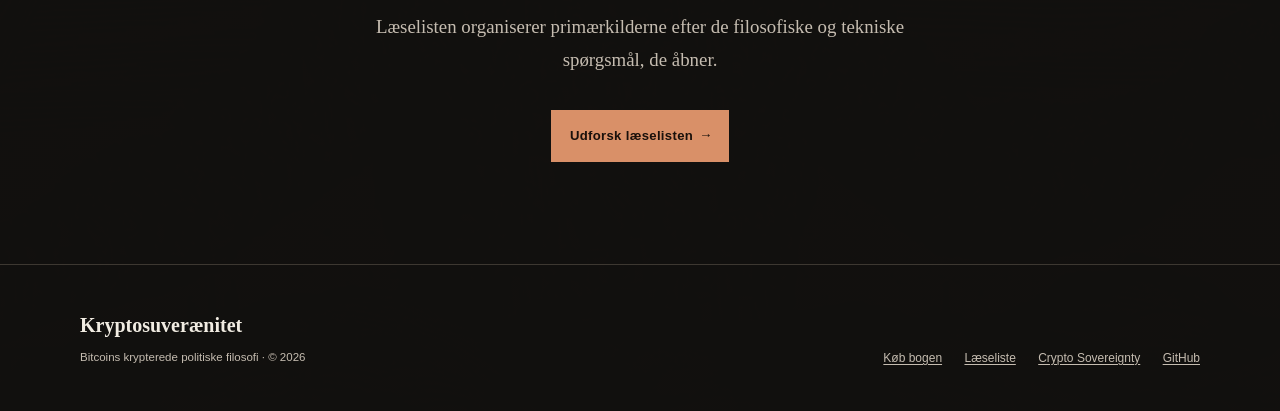
<file: ressourcer/index.html>
<!doctype html><html lang="da"><head><meta charset="utf-8"><meta name="viewport" content="width=device-width, initial-scale=1"><title>Ressourcer – Kryptosuverænitet</title><meta name="description" content="Originale og seriøse ressourcer om Kryptosuverænitet, Crypto Sovereignty, Bitcoin, kryptografi og digital sikkerhed."><link rel="canonical" href="https://xn--suvern-tua.dk/ressourcer/"><meta property="og:locale" content="da_DK"><meta property="og:type" content="website"><meta property="og:site_name" content="Kryptosuverænitet"><meta property="og:title" content="Ressourcer – Kryptosuverænitet"><meta property="og:description" content="Originale og seriøse ressourcer om bogen, Bitcoin, kryptografi og digital sikkerhed."><meta property="og:url" content="https://xn--suvern-tua.dk/ressourcer/"><meta property="og:image" content="https://xn--suvern-tua.dk/assets/images/social-card.webp"><meta name="twitter:card" content="summary_large_image"><meta name="twitter:image" content="https://xn--suvern-tua.dk/assets/images/social-card.webp"><meta name="theme-color" content="#12110f"><link rel="stylesheet" href="/assets/css/main.css"><link rel="icon" href="/assets/images/favicon.svg" type="image/svg+xml"></head><body><a class="skip-link" href="#indhold">Gå til indhold</a><header class="site-header"><nav class="nav-shell" aria-label="Primær navigation">
    <div class="nav-bar"><a class="brand" href="/"><span class="brand-mark" aria-hidden="true">⌁</span>Kryptosuverænitet</a>
      <button class="nav-toggle" type="button" aria-expanded="false" aria-controls="primary-menu"><span class="nav-toggle-label">Menu</span><span class="nav-toggle-icon" aria-hidden="true"><span></span><span></span></span></button>
    </div><ul class="nav-list" id="primary-menu"><li><a href="/">Forside</a></li><li><a href="/om-bogen/">Om bogen</a></li><li><a href="/laeseliste/">Læseliste</a></li><li><a aria-current="page" href="/ressourcer/">Ressourcer</a></li><li><a class="buy-link" href="https://shop21.dk/vare/kryptosuveraenitet-bitcoins-krypterede-politiske-filosofi/">Køb bogen</a></li></ul></nav></header><main id="indhold"><header class="page-hero shell"><p class="breadcrumb"><a href="/">Forside</a> / Ressourcer</p><p class="eyebrow">Originale kilder</p><h1>Ressourcer uden støj</h1><p class="lede">Et lille udvalg af officielle projekter, primærtekster og praktiske henvisninger. Ingen priswidgets, trackers eller tilfældige blogs.</p></header><section class="section section-soft"><div class="shell"><div class="resource-stack">
<article class="resource-card"><div><p class="eyebrow">Bogen</p><h2>Køb Kryptosuverænitet</h2></div><div><p>Den officielle produktside hos SHOP21 med den aktuelle beskrivelse, pris og lagerstatus for den danske paperback.</p><a class="source-link" href="https://shop21.dk/vare/kryptosuveraenitet-bitcoins-krypterede-politiske-filosofi/">Gå til SHOP21 ↗</a></div></article>
<article class="resource-card"><div><p class="eyebrow">Erik Cason</p><h2>Crypto Sovereignty</h2></div><div><p>Det engelsksprogede essayprojekt om kryptografi, suverænitet, politisk teologi, Bitcoin, privatliv og magt.</p><a class="source-link" href="https://cryptosovereignty.org/">Besøg Crypto Sovereignty ↗</a></div></article>
<article class="resource-card"><div><p class="eyebrow">Baggrund</p><h2>Suggested Readings</h2></div><div><p>Erik Casons egen ressourceliste med filosofi, økonomi, anarkisme, Bitcoin og litteratur som baggrund for essayprojektet.</p><a class="source-link" href="https://cryptosovereignty.org/suggested-readings/">Åbn Suggested Readings ↗</a></div></article>
<article class="resource-card"><div><p class="eyebrow">Primærkilde</p><h2>Bitcoin-whitepaperet</h2></div><div><p>Satoshi Nakamotos systembeskrivelse fra 2008. Den korte originaltekst er det naturlige udgangspunkt for at forstå, hvad Bitcoin teknisk hævder at løse.</p><a class="source-link" href="https://bitcoin.org/bitcoin.pdf">Hent PDF fra Bitcoin.org ↗</a></div></article>
<article class="resource-card"><div><p class="eyebrow">Arkiv</p><h2>Nakamoto Institute</h2></div><div><p>Et kurateret arkiv med cypherpunk-tekster, digital pengehistorie, økonomi og centrale forløbere for Bitcoin.</p><a class="source-link" href="https://nakamotoinstitute.org/library/">Gå til biblioteket ↗</a></div></article>
<article class="resource-card"><div><p class="eyebrow">Teknik</p><h2>Bitcoin Developer Guide</h2></div><div><p>Åben teknisk dokumentation om blokchainen, transaktioner, wallets, netværket og mining for læsere, der vil under filosofien.</p><a class="source-link" href="https://developer.bitcoin.org/devguide/">Læs udviklerguiden ↗</a></div></article>
<article class="resource-card"><div><p class="eyebrow">Digital sikkerhed</p><h2>Surveillance Self-Defense</h2></div><div><p>Electronic Frontier Foundations praktiske vejledninger til trusselsmodellering, sikker kommunikation og digitalt privatliv.</p><a class="source-link" href="https://ssd.eff.org/">Læs hos EFF ↗</a></div></article>
<article class="resource-card"><div><p class="eyebrow">Dansk</p><h2>Bitcoinstandarden.dk</h2></div><div><p>Information om den danske udgave af <cite>The Bitcoin Standard</cite> samt et udvalg af danske Bitcoin-links. En selvstændig side uden organisatorisk forbindelse til dette projekt.</p><a class="source-link" href="https://www.bitcoinstandarden.dk/">Besøg Bitcoinstandarden.dk ↗</a></div></article>
</div><div class="notice"><strong>Eksterne links.</strong> Ressourcerne drives af deres respektive udgivere. Et link er ikke en godkendelse af alle synspunkter på destinationen. <a href="/laeseliste/">Læselisten</a> giver begrundelser for de enkelte værker.</div></div></section><section class="cta-band"><div class="shell"><p class="eyebrow">Kurateret fordybelse</p><h2>Sæt teksterne i sammenhæng</h2><p>Læselisten organiserer primærkilderne efter de filosofiske og tekniske spørgsmål, de åbner.</p><div class="actions"><a class="button button-primary" href="/laeseliste/">Udforsk læselisten <span class="button-arrow" aria-hidden="true">→</span></a></div></div></section></main><footer class="site-footer"><div class="shell footer-grid"><div><p class="footer-title">Kryptosuverænitet</p><p class="footer-note">Bitcoins krypterede politiske filosofi · © 2026</p></div><ul class="footer-links"><li><a href="https://shop21.dk/vare/kryptosuveraenitet-bitcoins-krypterede-politiske-filosofi/">Køb bogen</a></li><li><a href="/laeseliste/">Læseliste</a></li><li><a href="https://cryptosovereignty.org/">Crypto Sovereignty</a></li><li><a href="https://github.com/suveraenmand-design/suveraen.dk">GitHub</a></li></ul></div></footer><script>
  document.documentElement.classList.add('js');
  const toggle = document.querySelector('.nav-toggle');
  const menu = document.getElementById('primary-menu');
  if (toggle && menu) {
    toggle.addEventListener('click', () => {
      const open = toggle.getAttribute('aria-expanded') === 'true';
      toggle.setAttribute('aria-expanded', String(!open));
      menu.classList.toggle('is-open', !open);
    });
    menu.addEventListener('click', event => {
      if (event.target.closest('a')) {
        toggle.setAttribute('aria-expanded', 'false');
        menu.classList.remove('is-open');
      }
    });
  }
</script>
</body></html>
</file>
<file: assets/css/main.css>
:root {
  color-scheme: dark;
  --ink: #f1ece2;
  --ink-soft: #c5bcb0;
  --paper: #12110f;
  --paper-raised: #191714;
  --paper-soft: #211e1a;
  --line: #3d3831;
  --accent: #d99068;
  --accent-light: #f2b18b;
  --button-ink: #19100b;
  --serif: Georgia, "Times New Roman", Times, serif;
  --sans: ui-sans-serif, -apple-system, BlinkMacSystemFont, "Segoe UI", sans-serif;
  --mono: ui-monospace, SFMono-Regular, Menlo, Monaco, Consolas, "Liberation Mono", monospace;
  --measure: 70rem;
  --text-measure: 43rem;
}

*, *::before, *::after { box-sizing: border-box; }
html { scroll-behavior: smooth; scroll-padding-top: 6.5rem; }
body {
  margin: 0;
  background: var(--paper);
  color: var(--ink);
  font-family: var(--serif);
  font-size: clamp(1.05rem, 0.99rem + 0.24vw, 1.18rem);
  line-height: 1.72;
  text-rendering: optimizeLegibility;
  -webkit-font-smoothing: antialiased;
}
img, svg { display: block; max-width: 100%; }
a { color: var(--accent-light); text-underline-offset: 0.2em; text-decoration-thickness: 0.08em; }
a:hover { color: var(--ink); }
a:focus-visible, button:focus-visible, summary:focus-visible {
  outline: 3px solid var(--accent-light);
  outline-offset: 4px;
  border-radius: 0.12rem;
}
::selection { background: var(--accent); color: var(--button-ink); }

.skip-link {
  position: fixed;
  z-index: 100;
  top: 0.75rem;
  left: 0.75rem;
  padding: 0.65rem 0.9rem;
  background: var(--ink);
  color: var(--paper);
  font-family: var(--sans);
  font-weight: 700;
  transform: translateY(-180%);
}
.skip-link:focus { transform: translateY(0); }

.site-header {
  position: sticky;
  z-index: 20;
  top: 0;
  border-bottom: 1px solid color-mix(in srgb, var(--line), transparent 20%);
  background: color-mix(in srgb, var(--paper), transparent 4%);
  backdrop-filter: blur(12px);
}
.nav-shell {
  width: min(calc(100% - 2rem), var(--measure));
  min-height: 4.7rem;
  margin-inline: auto;
  display: flex;
  align-items: center;
  justify-content: space-between;
  gap: 1.4rem;
}
.brand {
  color: var(--ink);
  font-family: var(--serif);
  font-size: 1.05rem;
  font-weight: 700;
  line-height: 1;
  letter-spacing: -0.015em;
  text-decoration: none;
  white-space: nowrap;
}
.brand-mark { color: var(--accent); font-family: var(--mono); margin-right: 0.42rem; }
.nav-bar { display: contents; }
.nav-toggle { display: none; }
.nav-list {
  display: flex;
  align-items: center;
  gap: clamp(0.75rem, 2vw, 1.55rem);
  margin: 0;
  padding: 0;
  list-style: none;
  font-family: var(--sans);
  font-size: 0.78rem;
  font-weight: 650;
  letter-spacing: 0.025em;
}
.nav-list a { color: var(--ink-soft); text-decoration: none; }
.nav-list a:hover, .nav-list a[aria-current="page"] { color: var(--ink); }
.nav-list .buy-link {
  display: inline-flex;
  min-height: 2.55rem;
  align-items: center;
  padding: 0.45rem 0.85rem;
  border: 1px solid var(--accent);
  color: var(--ink);
}
.nav-list .buy-link:hover { background: var(--accent); color: var(--button-ink); }

.shell { width: min(calc(100% - 2rem), var(--measure)); margin-inline: auto; }
.narrow { width: min(calc(100% - 2rem), var(--text-measure)); margin-inline: auto; }
.section { padding-block: clamp(4.4rem, 9vw, 8rem); border-top: 1px solid var(--line); }
.section-soft { background: var(--paper-raised); }
.section-head { max-width: 48rem; margin-bottom: clamp(2.2rem, 5vw, 4rem); }
.eyebrow {
  margin: 0 0 1rem;
  color: var(--accent-light);
  font-family: var(--mono);
  font-size: 0.72rem;
  font-weight: 600;
  line-height: 1.4;
  letter-spacing: 0.13em;
  text-transform: uppercase;
}
h1, h2, h3 {
  margin: 0;
  color: var(--ink);
  font-family: var(--serif);
  font-weight: 600;
  line-height: 1.08;
  letter-spacing: -0.035em;
  text-wrap: balance;
}
h1 { font-size: clamp(3.25rem, 8.5vw, 7.9rem); }
h2 { font-size: clamp(2.25rem, 5.4vw, 4.7rem); }
h3 { font-size: clamp(1.35rem, 2.6vw, 2rem); letter-spacing: -0.02em; }
p { margin-block: 0 1.2em; }
.lede {
  max-width: 41rem;
  color: var(--ink-soft);
  font-size: clamp(1.2rem, 1.03rem + 0.72vw, 1.65rem);
  line-height: 1.52;
}
.small-note { color: var(--ink-soft); font-family: var(--sans); font-size: 0.8rem; line-height: 1.55; }
.kicker-line { width: 3.5rem; height: 1px; margin: 1.2rem 0 1.5rem; border: 0; background: var(--accent); }

.hero {
  min-height: calc(100svh - 4.7rem);
  display: grid;
  align-items: center;
  overflow: hidden;
  padding-block: clamp(3.5rem, 7vw, 7rem);
  border-top: 0;
}
.hero-grid { display: grid; grid-template-columns: minmax(0, 1.4fr) minmax(17rem, 0.62fr); align-items: center; gap: clamp(3rem, 8vw, 8rem); }
.hero-copy { position: relative; z-index: 1; }
.hero h1 { max-width: 11ch; }
.hero-subtitle {
  margin: 0.65rem 0 1.7rem;
  color: var(--ink);
  font-size: clamp(1.4rem, 2.6vw, 2.25rem);
  font-style: italic;
  line-height: 1.25;
}
.hero-description { max-width: 38rem; color: var(--ink-soft); font-size: clamp(1.12rem, 1.02rem + 0.45vw, 1.42rem); line-height: 1.55; }
.actions { display: flex; flex-wrap: wrap; gap: 0.8rem; margin-top: 2.1rem; }
.button {
  display: inline-flex;
  min-height: 3.25rem;
  align-items: center;
  justify-content: center;
  gap: 0.55rem;
  padding: 0.72rem 1.15rem;
  border: 1px solid var(--line);
  color: var(--ink);
  font-family: var(--sans);
  font-size: 0.82rem;
  font-weight: 750;
  letter-spacing: 0.025em;
  text-decoration: none;
}
.button-primary { border-color: var(--accent); background: var(--accent); color: var(--button-ink); }
.button-primary:hover { background: var(--accent-light); color: var(--button-ink); }
.button-secondary:hover { border-color: var(--ink-soft); background: var(--paper-soft); color: var(--ink); }
.button-arrow { font-family: var(--mono); font-weight: 400; }

.book-figure { margin: 0; position: relative; }
.book-figure::before {
  content: "001101 / 21M / SHA-256";
  position: absolute;
  z-index: -1;
  right: -3rem;
  top: -2.1rem;
  color: #51493f;
  font-family: var(--mono);
  font-size: 0.65rem;
  letter-spacing: 0.1em;
  writing-mode: vertical-rl;
}
.book-cover { width: min(100%, 25rem); margin-inline: auto; box-shadow: 1.15rem 1.25rem 0 #090806, 0 2rem 5rem rgba(0,0,0,.42); }
.book-figure figcaption { max-width: 25rem; margin: 1.5rem auto 0; color: var(--ink-soft); font-family: var(--sans); font-size: 0.72rem; line-height: 1.5; }

.split { display: grid; grid-template-columns: minmax(0, .72fr) minmax(0, 1.28fr); gap: clamp(2.5rem, 8vw, 8rem); }
.prose { max-width: var(--text-measure); }
.prose > *:first-child { margin-top: 0; }
.prose h2 { margin: 2.2em 0 0.65em; font-size: clamp(2rem, 4.4vw, 3.5rem); }
.prose h3 { margin: 2.2em 0 0.65em; }
.prose ul, .prose ol { padding-left: 1.25em; }
.prose li { margin-block: 0.45em; }
.pull {
  margin: 2rem 0;
  padding: 0 0 0 1.4rem;
  border-left: 2px solid var(--accent);
  color: var(--ink);
  font-size: clamp(1.22rem, 1.06rem + .62vw, 1.6rem);
  font-style: italic;
  line-height: 1.5;
}

.fact-grid, .card-grid { display: grid; grid-template-columns: repeat(3, minmax(0, 1fr)); gap: 1px; border: 1px solid var(--line); background: var(--line); }
.fact, .card { background: var(--paper); padding: clamp(1.4rem, 3vw, 2.4rem); }
.fact-label { display: block; margin-bottom: 0.5rem; color: var(--ink-soft); font-family: var(--mono); font-size: 0.68rem; letter-spacing: .1em; text-transform: uppercase; }
.fact-value { font-size: 1.2rem; line-height: 1.35; }
.card h3 { margin-bottom: 1rem; }
.card p:last-child { margin-bottom: 0; }
.card-number { display: block; margin-bottom: 2.8rem; color: var(--accent-light); font-family: var(--mono); font-size: 0.7rem; }

.name-list { display: grid; grid-template-columns: repeat(2, minmax(0, 1fr)); margin: 0; padding: 0; border-top: 1px solid var(--line); list-style: none; }
.name-list li { padding: 1.3rem 0; border-bottom: 1px solid var(--line); }
.name-list li:nth-child(odd) { padding-right: 1.4rem; }
.name-list li:nth-child(even) { padding-left: 1.4rem; border-left: 1px solid var(--line); }
.name-list a { display: block; color: inherit; text-decoration: none; }
.name-list a:hover strong { color: var(--accent-light); }
.name-list a:hover span { color: var(--ink); }
.name-list a::after { content: "→"; float: right; margin-top: -2.35rem; color: var(--accent); font-family: var(--mono); font-size: .72rem; opacity: .72; }
.name-list strong { display: block; padding-right: 1.5rem; color: var(--ink); font-size: 1.1rem; font-weight: 600; }
.name-list span { display: block; padding-right: 1.5rem; color: var(--ink-soft); font-family: var(--sans); font-size: .76rem; line-height: 1.45; }

.external-panel { display: grid; grid-template-columns: minmax(0, 1.15fr) minmax(17rem, .85fr); gap: clamp(2rem, 7vw, 6rem); align-items: start; }
.resource-links { margin: 0; padding: 0; border-top: 1px solid var(--line); list-style: none; }
.resource-links li { border-bottom: 1px solid var(--line); }
.resource-links a { display: flex; justify-content: space-between; gap: 1rem; padding: 1.15rem 0; color: var(--ink); font-family: var(--sans); font-weight: 650; text-decoration: none; }
.resource-links a:hover { color: var(--accent-light); }
.external-mark { color: var(--accent); font-family: var(--mono); }

.page-hero { padding-block: clamp(5rem, 11vw, 9rem); }
.page-hero h1 { max-width: 12ch; font-size: clamp(3.15rem, 8vw, 6.8rem); }
.page-hero .lede { margin-top: 1.5rem; }
.breadcrumb { margin: 0 0 2.5rem; color: var(--ink-soft); font-family: var(--sans); font-size: 0.76rem; }
.breadcrumb a { color: inherit; }

.toc { position: sticky; top: 6.5rem; align-self: start; }
.toc ol { margin: 0; padding: 0; border-top: 1px solid var(--line); list-style: none; counter-reset: toc; }
.toc li { counter-increment: toc; border-bottom: 1px solid var(--line); }
.toc a { display: grid; grid-template-columns: 2.4rem 1fr; padding: .9rem 0; color: var(--ink-soft); font-family: var(--sans); font-size: .78rem; line-height: 1.4; text-decoration: none; }
.toc a::before { content: "0" counter(toc); color: var(--accent); font-family: var(--mono); }
.toc a:hover { color: var(--ink); }

.reading-section { padding-top: 1rem; margin-bottom: 5rem; scroll-margin-top: 6.5rem; }
.reading-section h2 { margin-bottom: 1.7rem; font-size: clamp(2rem, 4vw, 3.2rem); }
.reading-list { margin: 0; padding: 0; border-top: 1px solid var(--line); list-style: none; }
.reading-item { padding: 1.45rem 0 1.55rem; border-bottom: 1px solid var(--line); }
.reading-item-head { display: flex; align-items: baseline; justify-content: space-between; gap: 1rem; margin-bottom: 0.45rem; }
.reading-item h3 { font-size: clamp(1.16rem, 2vw, 1.42rem); line-height: 1.3; letter-spacing: -.015em; }
.reading-item h3 cite { font-style: italic; }
.year { flex: none; color: var(--accent-light); font-family: var(--mono); font-size: .72rem; }
.reading-item p { margin: 0; color: var(--ink-soft); font-size: .98rem; line-height: 1.6; }
.source-link { display: inline-block; margin-top: .55rem; font-family: var(--sans); font-size: .74rem; font-weight: 650; }

.notice { margin: 2rem 0; padding: 1.25rem 1.4rem; border: 1px solid var(--line); background: var(--paper-raised); color: var(--ink-soft); font-family: var(--sans); font-size: .84rem; line-height: 1.6; }
.notice strong { color: var(--ink); }
.resource-stack { display: grid; gap: 1px; margin-top: 2rem; border: 1px solid var(--line); background: var(--line); }
.resource-card { display: grid; grid-template-columns: minmax(10rem, .75fr) minmax(0, 1.25fr); gap: 2rem; padding: clamp(1.5rem, 4vw, 2.5rem); background: var(--paper); }
.resource-card h2 { font-size: clamp(1.5rem, 3vw, 2.25rem); }
.resource-card p { color: var(--ink-soft); }

.cta-band { padding-block: clamp(4rem, 8vw, 7rem); border-top: 1px solid var(--line); text-align: center; }
.cta-band h2 { max-width: 13ch; margin-inline: auto; }
.cta-band p { max-width: 38rem; margin: 1.2rem auto 0; color: var(--ink-soft); }
.cta-band .actions { justify-content: center; }

.site-footer { border-top: 1px solid var(--line); padding-block: 2.7rem; }
.footer-grid { display: grid; grid-template-columns: 1fr auto; gap: 2rem; align-items: end; }
.footer-title { margin: 0; font-size: 1.25rem; font-weight: 600; }
.footer-note { margin: .35rem 0 0; color: var(--ink-soft); font-family: var(--sans); font-size: .72rem; }
.footer-links { display: flex; flex-wrap: wrap; justify-content: flex-end; gap: 1rem 1.4rem; margin: 0; padding: 0; list-style: none; font-family: var(--sans); font-size: .75rem; }
.footer-links a { color: var(--ink-soft); }

.error-page { min-height: calc(100svh - 4.7rem); display: grid; place-items: center; padding-block: 5rem; text-align: center; }
.error-code { margin: 0; color: var(--accent); font-family: var(--mono); font-size: .8rem; letter-spacing: .14em; }
.error-page h1 { margin: .7rem 0 1.2rem; font-size: clamp(4rem, 15vw, 9rem); }
.error-page p { max-width: 35rem; color: var(--ink-soft); }

@media (max-width: 860px) {
  .nav-shell { align-items: flex-start; flex-direction: column; padding-block: 1rem; gap: .9rem; }
  .hero { min-height: auto; }
  .hero-grid, .split, .external-panel { grid-template-columns: 1fr; }
  .hero-copy { order: 1; }
  .book-figure { order: 2; width: min(78vw, 22rem); margin-inline: auto; }
  .toc { position: static; }
  .fact-grid, .card-grid { grid-template-columns: 1fr; }
}

@media (max-width: 600px) {
  html { scroll-padding-top: 8rem; }
  body { font-size: 1.05rem; }
  .shell, .narrow, .nav-shell { width: min(calc(100% - 1.4rem), var(--measure)); }
  .section { padding-block: 4rem; }
  .hero { padding-top: 3.3rem; }
  .hero h1 { font-size: clamp(3rem, 15vw, 4.6rem); hyphens: auto; }
  .actions { flex-direction: column; }
  .button { width: 100%; }
  .name-list { grid-template-columns: 1fr; }
  .name-list li:nth-child(odd), .name-list li:nth-child(even) { padding-inline: 0; border-left: 0; }
  .resource-card { grid-template-columns: 1fr; gap: .75rem; }
  .reading-item-head { align-items: flex-start; flex-direction: column; gap: .35rem; }
  .footer-grid { grid-template-columns: 1fr; }
  .footer-links { justify-content: flex-start; }
}

@media (prefers-reduced-motion: reduce) { html { scroll-behavior: auto; } }
@media print {
  :root { color-scheme: light; --ink: #111; --ink-soft: #333; --paper: #fff; --paper-raised: #fff; --paper-soft: #f5f5f5; --line: #bbb; --accent: #6b2f16; --accent-light: #6b2f16; }
  .site-header, .site-footer, .actions, .toc { display: none; }
  .section { padding-block: 2rem; }
  a { color: inherit; }
}
/* Leviathan-derived atmosphere and book-structure components */
.hero-leviathan {
  position: relative;
  isolation: isolate;
  background:
    linear-gradient(90deg, var(--paper) 0%, rgba(18,17,15,.96) 42%, rgba(18,17,15,.77) 100%),
    url('/assets/images/leviathan-bg.webp') right center / min(61rem, 78vw) auto no-repeat;
}
.hero-leviathan::before {
  content: "";
  position: absolute;
  z-index: -1;
  inset: 0;
  background:
    linear-gradient(180deg, var(--paper) 0, transparent 18%, transparent 76%, var(--paper) 100%),
    repeating-linear-gradient(0deg, transparent 0 5px, rgba(241,236,226,.016) 5px 6px);
  pointer-events: none;
}
.hero-leviathan::after {
  content: "LEVIATHAN / KODE / SUVERÆNITET";
  position: absolute;
  z-index: -1;
  right: max(1rem, calc((100vw - var(--measure)) / 2));
  bottom: 1rem;
  color: rgba(241,236,226,.28);
  font-family: var(--mono);
  font-size: .58rem;
  letter-spacing: .14em;
}
.hero-leviathan .book-cover {
  border: 1px solid rgba(241,236,226,.2);
  box-shadow: 1.15rem 1.25rem 0 rgba(9,8,6,.86), 0 2rem 5rem rgba(0,0,0,.58);
}
.book-map { position: relative; overflow: hidden; }
.book-map::after {
  content: "κρυπτός";
  position: absolute;
  z-index: -1;
  right: -0.08em;
  top: -.2em;
  color: rgba(241,236,226,.025);
  font-size: clamp(9rem, 27vw, 27rem);
  line-height: 1;
}
.part-grid {
  display: grid;
  grid-template-columns: repeat(2, minmax(0, 1fr));
  border: 1px solid var(--line);
  background: var(--line);
  gap: 1px;
}
.part-card {
  min-height: 20rem;
  display: flex;
  flex-direction: column;
  padding: clamp(1.6rem, 4vw, 3rem);
  background: color-mix(in srgb, var(--paper), transparent 2%);
}
.part-card h3 { max-width: 13ch; margin-bottom: 1.2rem; }
.part-card p { margin: auto 0 0; color: var(--ink-soft); }
.part-index {
  display: block;
  margin-bottom: clamp(2.5rem, 6vw, 5rem);
  color: var(--accent-light);
  font-family: var(--mono);
  font-size: .7rem;
  letter-spacing: .08em;
  text-transform: uppercase;
}
.editorial-note {
  max-width: 58rem;
  margin: 2rem 0 0;
  padding-left: 1.2rem;
  border-left: 2px solid var(--accent);
  color: var(--ink-soft);
  font-family: var(--sans);
  font-size: .82rem;
  line-height: 1.65;
}
.editorial-note strong { color: var(--ink); }
.concept-list { margin: 0; }
.concept-list > div {
  display: grid;
  grid-template-columns: minmax(9rem, .62fr) minmax(0, 1.38fr);
  gap: clamp(1rem, 4vw, 3rem);
  padding: 1.35rem 0;
  border-top: 1px solid var(--line);
}
.concept-list > div:last-child { border-bottom: 1px solid var(--line); }
.concept-list dt { color: var(--ink); font-size: 1.12rem; font-weight: 600; }
.concept-list dd { margin: 0; color: var(--ink-soft); font-size: .98rem; line-height: 1.62; }
.author-section {
  background:
    linear-gradient(90deg, var(--paper) 0%, rgba(18,17,15,.94) 100%),
    url('/assets/images/leviathan-bg.webp') right center / 58rem auto no-repeat;
}
@media (max-width: 860px) {
  .hero-leviathan {
    background:
      linear-gradient(180deg, rgba(18,17,15,.97) 0%, rgba(18,17,15,.91) 48%, rgba(18,17,15,.73) 100%),
      url('/assets/images/leviathan-bg.webp') center bottom / auto 65% no-repeat;
  }
  .part-grid { grid-template-columns: 1fr; }
  .part-card { min-height: 16rem; }
  .part-index { margin-bottom: 2.5rem; }
}
@media (max-width: 600px) {
  .hero-leviathan::after { display: none; }
  .concept-list > div { grid-template-columns: 1fr; gap: .45rem; }
}
@media print {
  .hero-leviathan, .author-section { background: none; }
}

/* User-supplied full-page background and mobile-first refinements */
body {
  background-color: var(--paper);
  background-image:
    linear-gradient(rgba(18,17,15,.965), rgba(18,17,15,.985)),
    url('/assets/images/background.webp');
  background-position: center top;
  background-size: min(100rem, 125vw) auto;
  background-repeat: repeat-y;
  background-attachment: scroll;
}
.section, .cta-band, .site-footer { background-color: rgba(18,17,15,.93); }
.section-soft { background-color: rgba(25,23,20,.95); }
.hero-leviathan {
  background:
    linear-gradient(90deg, rgba(18,17,15,.99) 0%, rgba(18,17,15,.95) 43%, rgba(18,17,15,.66) 100%),
    url('/assets/images/background.webp') right 31% center / min(66rem, 76vw) auto no-repeat;
}
.hero-leviathan::before {
  background:
    linear-gradient(180deg, var(--paper) 0, transparent 18%, transparent 76%, var(--paper) 100%),
    repeating-linear-gradient(0deg, transparent 0 5px, rgba(241,236,226,.014) 5px 6px);
}
.author-section {
  background:
    linear-gradient(90deg, rgba(18,17,15,.99) 0%, rgba(18,17,15,.93) 58%, rgba(18,17,15,.84) 100%),
    url('/assets/images/background.webp') right 16% center / 52rem auto no-repeat;
}
.book-figure picture { display: block; }
.book-cover { height: auto; }

@media (max-width: 860px) {
  .site-header { position: relative; backdrop-filter: none; }
  .nav-shell { width: 100%; padding: 0; gap: 0; }
  .nav-bar {
    width: 100%;
    min-height: 4.35rem;
    display: flex;
    align-items: center;
    justify-content: space-between;
    gap: 1rem;
    padding: .65rem 1rem;
  }
  .brand { min-width: 0; margin: 0; overflow: hidden; text-overflow: ellipsis; }
  .nav-toggle {
    min-width: 4.75rem;
    min-height: 2.85rem;
    display: inline-flex;
    flex: none;
    align-items: center;
    justify-content: center;
    gap: .55rem;
    padding: .55rem .7rem;
    border: 1px solid var(--line);
    background: var(--paper-raised);
    color: var(--ink);
    font: 700 .72rem/1 var(--sans);
    letter-spacing: .06em;
    text-transform: uppercase;
    cursor: pointer;
  }
  .nav-toggle-icon { width: 1rem; display: grid; gap: .28rem; }
  .nav-toggle-icon span { width: 100%; height: 1px; display: block; background: currentColor; transition: transform .16s ease; }
  .nav-toggle[aria-expanded="true"] .nav-toggle-icon span:first-child { transform: translateY(.145rem) rotate(45deg); }
  .nav-toggle[aria-expanded="true"] .nav-toggle-icon span:last-child { transform: translateY(-.145rem) rotate(-45deg); }
  .nav-list {
    width: 100%;
    display: grid;
    grid-template-columns: 1fr;
    gap: 0;
    overflow: visible;
    padding: 0 1rem .8rem;
    border-top: 1px solid var(--line);
  }
  .js .nav-list { display: none; }
  .js .nav-list.is-open { display: grid; }
  .nav-list li { width: 100%; border-bottom: 1px solid var(--line); }
  .nav-list a, .nav-list .buy-link {
    width: 100%;
    min-height: 3.15rem;
    display: flex;
    align-items: center;
    padding: .65rem .2rem;
    border: 0;
    white-space: normal;
  }
  .nav-list .buy-link { color: var(--accent-light); }
  .nav-list .buy-link::after { content: "↗"; margin-left: auto; font-family: var(--mono); }
  .hero-leviathan {
    background:
      linear-gradient(180deg, rgba(18,17,15,.985) 0%, rgba(18,17,15,.94) 48%, rgba(18,17,15,.75) 100%),
      url('/assets/images/background-mobile.webp') center bottom / 100% auto no-repeat;
  }
  .hero-grid { gap: 3.4rem; }
  .book-figure { width: min(72vw, 20rem); }
  .book-figure::before { right: -1.25rem; }
}

@media (max-width: 600px) {
  html { scroll-padding-top: 1rem; }
  body {
    font-size: 1rem;
    line-height: 1.68;
    background-image:
      linear-gradient(rgba(18,17,15,.975), rgba(18,17,15,.99)),
      url('/assets/images/background-mobile.webp');
    background-size: 100% auto;
  }
  .shell, .narrow { width: min(calc(100% - 2rem), var(--measure)); }
  .nav-shell { width: 100%; }
  .brand { font-size: 1rem; }
  .nav-list { font-size: .75rem; }
  .hero { padding-block: 2.7rem 4.3rem; }
  .hero h1 {
    max-width: 100%;
    font-size: clamp(2.72rem, 13.3vw, 4rem);
    line-height: .98;
    letter-spacing: -.045em;
    overflow-wrap: anywhere;
  }
  .hero-subtitle { margin-top: .85rem; font-size: clamp(1.28rem, 6vw, 1.65rem); }
  .hero-description { font-size: 1.08rem; line-height: 1.5; }
  .actions { margin-top: 1.6rem; gap: .65rem; }
  .button { min-height: 3.35rem; padding: .8rem 1rem; }
  .book-figure { width: min(78vw, 18rem); }
  .book-cover { box-shadow: .7rem .8rem 0 rgba(9,8,6,.86), 0 1.4rem 3rem rgba(0,0,0,.52); }
  .book-figure figcaption { margin-top: 1.15rem; font-size: .7rem; }
  .section { padding-block: 3.6rem; }
  .section-head { margin-bottom: 2.25rem; }
  h2 { font-size: clamp(2.05rem, 10.5vw, 3.2rem); }
  h3 { line-height: 1.16; }
  .lede { font-size: 1.17rem; line-height: 1.48; }
  .split { gap: 2rem; }
  .fact, .card, .part-card, .resource-card { padding: 1.4rem; }
  .part-card { min-height: 0; }
  .part-index { margin-bottom: 2rem; }
  .part-card p { margin-top: 2rem; }
  .concept-list > div { padding: 1.15rem 0; }
  .concept-list dd, .reading-item p { font-size: .96rem; }
  .name-list strong { font-size: 1.05rem; }
  .reading-section { margin-bottom: 3.6rem; }
  .reading-item { padding-block: 1.25rem; }
  .source-link { display: inline-flex; min-height: 2.75rem; align-items: center; margin-top: .35rem; }
  .resource-links a { min-height: 3.35rem; align-items: center; }
  .notice, .editorial-note { font-size: .8rem; }
  .page-hero { padding-block: 3.75rem; }
  .page-hero h1 { font-size: clamp(2.75rem, 13vw, 4.2rem); overflow-wrap: anywhere; }
  .toc a { min-height: 3rem; align-items: center; }
  .footer-links { row-gap: .3rem; }
  .footer-links a { display: inline-flex; min-height: 2.75rem; align-items: center; }
}

@media (max-width: 370px) {
  .shell, .narrow { width: min(calc(100% - 1.5rem), var(--measure)); }
  .hero h1 { font-size: 2.55rem; }
  .book-figure { width: min(82vw, 17rem); }
  .fact-grid, .card-grid, .part-grid, .resource-stack { margin-inline: 0; }
}

@media print {
  body, .section, .section-soft, .cta-band, .site-footer { background: #fff; }
}

.hero h1 {
    max-width: 11ch;
    margin: 0;

    font-size: clamp(3.8rem, 6.65vw, 5.985rem);
    line-height: 0.92;
    letter-spacing: 0.015em;

    overflow-wrap: normal;
    word-break: normal;
    hyphens: manual;
}

@media (max-width: 600px) {
    .hero h1 {
        max-width: 100%;
        font-size: clamp(2.47rem, 10.925vw, 3.23rem);
        line-height: 0.94;
        letter-spacing: 0.02em;

        overflow-wrap: normal;
        word-break: normal;
        hyphens: manual;
    }
  }
</file>
